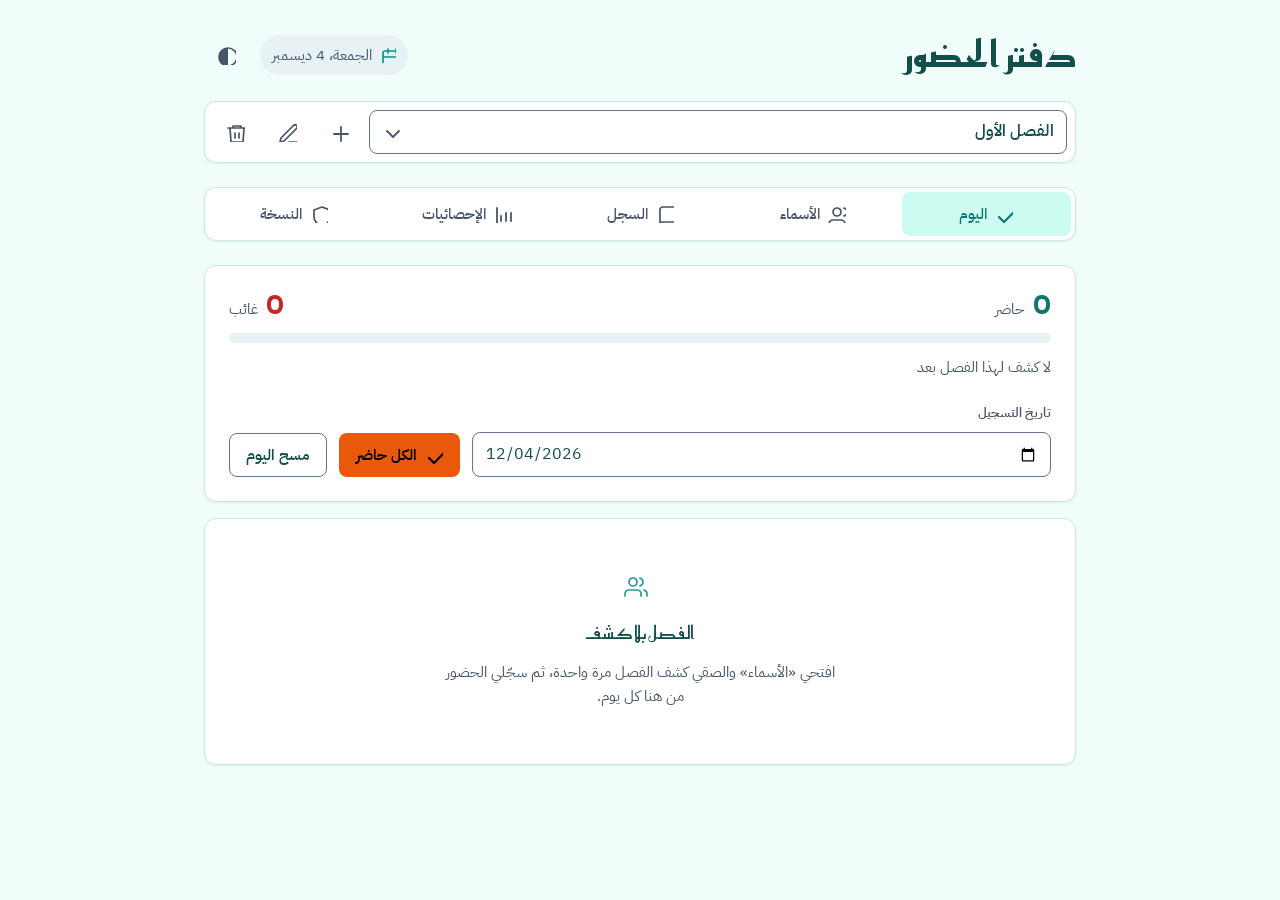
<file: index.html>
<!DOCTYPE html>
<html lang="ar" dir="rtl">
<head>
<meta charset="UTF-8">
<meta name="viewport" content="width=device-width, initial-scale=1, viewport-fit=cover">
<meta name="description" content="دفتر الحضور — تسجيل حضور وغياب الطلاب بفصول متعددة وسجل وإحصائيات.">
<meta name="theme-color" content="#F0FDFA" media="(prefers-color-scheme: light)">
<meta name="theme-color" content="#071312" media="(prefers-color-scheme: dark)">
<meta name="apple-mobile-web-app-capable" content="yes">
<meta name="apple-mobile-web-app-title" content="دفتر الحضور">
<title>دفتر الحضور</title>
<link rel="preconnect" href="https://fonts.googleapis.com">
<link rel="preconnect" href="https://fonts.gstatic.com" crossorigin>
<link rel="stylesheet" href="https://fonts.googleapis.com/css2?family=Reem+Kufi:wght@500;600;700&family=IBM+Plex+Sans+Arabic:wght@400;500;600;700&display=swap">
<style>
/* ==========================================================================
   دفتر الحضور — نظام التصميم
   الأساس: Flat Design (بلا تدرّجات ولا ظلال ثقيلة) · teal أساسي + برتقالي للإجراء
   كل لون/مسافة/خط عبر توكن. لا قيم خام داخل المكوّنات.
   ========================================================================== */

/* ---- 1. التوكنز: الثيم الفاتح (الافتراضي) ---- */
:root{
  --color-background:#F0FDFA;
  --color-foreground:#134E4A;
  --color-card:#FFFFFF;
  --color-card-foreground:#134E4A;
  --color-muted:#E8F1F4;
  --color-muted-foreground:#475569;

  --color-primary:#0D9488;
  /* الأساسي المعتم: نسخة أغمق تُستخدم خلف نص أبيض (5.5:1) لأن الأبيض على
     #0D9488 يعطي 3.7:1 فقط ولا يجتاز 4.5:1 */
  --color-primary-strong:#0F766E;
  --color-on-primary:#FFFFFF;
  --color-primary-soft:#CCFBF1;

  --color-accent:#EA580C;
  --color-on-accent:#000000;
  --color-accent-soft:#FFEDD5;

  --color-destructive:#C62828;
  --color-on-destructive:#FFFFFF;
  --color-destructive-soft:#FEE2E2;

  --color-border:#CBE7E2;
  /* حدود عناصر التحكّم: تحتاج 3:1 على الأقل، وحد الثيم الفاتح الفاتح جداً لا يكفي */
  --color-control-border:#64748B;
  --color-ring:#0D9488;

  --color-present:var(--color-primary-strong);
  --color-present-soft:var(--color-primary-soft);
  --color-absent:var(--color-destructive);
  --color-absent-soft:var(--color-destructive-soft);
  --color-warn:#B45309;

  --shadow-raise:0 1px 2px rgba(19,78,74,.08);
  --shadow-float:0 8px 24px -12px rgba(19,78,74,.28);
  --scrim:rgba(19,78,74,.45);
}

/* ---- الثيم الليلي: تلقائي حسب النظام، ويُلغيه اختيار المستخدم ---- */
@media (prefers-color-scheme: dark){
  :root:not([data-theme="light"]){
    --color-background:#071312;
    --color-foreground:#E4F4F1;
    --color-card:#0F1F1E;
    --color-card-foreground:#E4F4F1;
    --color-muted:#16302E;
    --color-muted-foreground:#9BB5B1;

    --color-primary:#2DD4BF;
    --color-primary-strong:#2DD4BF;
    --color-on-primary:#04211D;
    --color-primary-soft:#123C37;

    --color-accent:#FB923C;
    --color-on-accent:#2A1206;
    --color-accent-soft:#3A2412;

    --color-destructive:#F87171;
    --color-on-destructive:#2A0B0B;
    --color-destructive-soft:#3A1A1A;

    --color-border:rgba(255,255,255,.13);
    --color-control-border:#7E9B97;
    --color-ring:#2DD4BF;

    --color-warn:#FBBF24;

    --shadow-raise:none;
    --shadow-float:0 10px 30px -14px rgba(0,0,0,.8);
    --scrim:rgba(2,10,9,.7);
  }
}
:root[data-theme="dark"]{
  --color-background:#071312;
  --color-foreground:#E4F4F1;
  --color-card:#0F1F1E;
  --color-card-foreground:#E4F4F1;
  --color-muted:#16302E;
  --color-muted-foreground:#9BB5B1;

  --color-primary:#2DD4BF;
  --color-primary-strong:#2DD4BF;
  --color-on-primary:#04211D;
  --color-primary-soft:#123C37;

  --color-accent:#FB923C;
  --color-on-accent:#2A1206;
  --color-accent-soft:#3A2412;

  --color-destructive:#F87171;
  --color-on-destructive:#2A0B0B;
  --color-destructive-soft:#3A1A1A;

  --color-border:rgba(255,255,255,.13);
  --color-control-border:#7E9B97;
  --color-ring:#2DD4BF;

  --color-warn:#FBBF24;

  --shadow-raise:none;
  --shadow-float:0 10px 30px -14px rgba(0,0,0,.8);
  --scrim:rgba(2,10,9,.7);
}

/* ---- 2. المسافات · الحدود · الحركة · الخطوط ---- */
:root{
  --space-1:4px;  --space-2:8px;  --space-3:12px; --space-4:16px;
  --space-5:24px; --space-6:32px; --space-7:48px; --space-8:64px;

  --radius-sm:8px; --radius-md:12px; --radius-lg:16px; --radius-pill:999px;

  --dur-fast:120ms; --dur:170ms; --dur-slow:220ms;
  --ease:cubic-bezier(.2,.8,.3,1);

  --font-display:"Reem Kufi","IBM Plex Sans Arabic",system-ui,sans-serif;
  --font-body:"IBM Plex Sans Arabic",system-ui,-apple-system,sans-serif;

  --fs-xs:.8125rem;  /* 13px — شارات وتسميات فقط */
  --fs-sm:.9375rem;  /* 15px */
  --fs-base:1rem;    /* 16px — أساس النص */
  --fs-lg:1.125rem;
  --fs-xl:1.375rem;
  --fs-2xl:1.75rem;
  --fs-3xl:2.25rem;

  --lh-tight:1.25; --lh:1.6;

  --tap:44px;       /* أصغر هدف لمس */
  --shell:920px;
}

/* ---- 3. الأساسيات ---- */
*,*::before,*::after{box-sizing:border-box}
html{-webkit-text-size-adjust:100%;scroll-behavior:smooth}
body{
  margin:0;
  min-height:100dvh;
  background:var(--color-background);
  color:var(--color-foreground);
  font-family:var(--font-body);
  font-size:var(--fs-base);
  line-height:var(--lh);
  -webkit-font-smoothing:antialiased;
  /* مساحة لشريط التنقّل السفلي على الجوال + منطقة الأمان */
  padding-bottom:calc(var(--tap) + var(--space-6) + env(safe-area-inset-bottom));
}
h1,h2,h3{font-family:var(--font-display);line-height:var(--lh-tight);margin:0;font-weight:600}
p{margin:0}
button,input,select,textarea{font:inherit;color:inherit}
button{cursor:pointer}
[hidden]{display:none !important}

/* حلقة تركيز واحدة ومرئية في كل مكان — لا تُلغى أبداً */
:where(a,button,input,select,textarea,[tabindex]):focus-visible{
  outline:2px solid var(--color-ring);
  outline-offset:2px;
  border-radius:var(--radius-sm);
}

.skip{
  position:fixed;inset-inline-start:var(--space-4);top:calc(-1 * var(--space-8));
  z-index:60;background:var(--color-card);color:var(--color-foreground);
  border:1px solid var(--color-control-border);border-radius:var(--radius-sm);
  padding:var(--space-2) var(--space-4);transition:top var(--dur) var(--ease);
}
.skip:focus{top:var(--space-4)}

.sr{
  position:absolute;width:1px;height:1px;padding:0;margin:-1px;
  overflow:hidden;clip:rect(0 0 0 0);white-space:nowrap;border:0;
}

svg{width:20px;height:20px;flex:0 0 auto}

/* ---- 4. الهيكل ---- */
.shell{
  width:100%;max-width:var(--shell);margin-inline:auto;
  padding:var(--space-4) var(--space-4) 0;
  display:flex;flex-direction:column;gap:var(--space-4);
}
@media (min-width:768px){ .shell{padding:var(--space-6) var(--space-5) 0;gap:var(--space-5)} }

/* ترويسة */
.topbar{
  display:flex;align-items:center;gap:var(--space-3);flex-wrap:wrap;
}
.wordmark{
  font-size:var(--fs-2xl);letter-spacing:.01em;margin-inline-end:auto;
}
@media (min-width:768px){ .wordmark{font-size:var(--fs-3xl)} }
.stamp{
  display:inline-flex;align-items:center;gap:var(--space-2);
  font-size:var(--fs-sm);color:var(--color-muted-foreground);
  background:var(--color-muted);border-radius:var(--radius-pill);
  padding:var(--space-2) var(--space-3);
}
.stamp svg{width:16px;height:16px;color:var(--color-primary)}

/* شريط الفصل */
.classbar{
  display:flex;align-items:center;gap:var(--space-2);flex-wrap:wrap;
  background:var(--color-card);border:1px solid var(--color-border);
  border-radius:var(--radius-md);padding:var(--space-2);
  box-shadow:var(--shadow-raise);
}
.classpick{position:relative;flex:1 1 180px;min-width:0}
.classpick select{
  width:100%;height:var(--tap);appearance:none;
  background:transparent;border:1px solid var(--color-control-border);
  border-radius:var(--radius-sm);
  padding-inline:var(--space-3) var(--space-7);
  font-weight:600;text-overflow:ellipsis;
}
.classpick .chev{
  position:absolute;inset-inline-end:var(--space-3);top:50%;
  transform:translateY(-50%);pointer-events:none;color:var(--color-muted-foreground);
}

.iconbtn{
  width:var(--tap);height:var(--tap);display:grid;place-items:center;
  background:transparent;color:var(--color-muted-foreground);
  border:1px solid transparent;border-radius:var(--radius-sm);
  transition:background var(--dur) var(--ease),color var(--dur) var(--ease);
}
.iconbtn:hover{background:var(--color-muted);color:var(--color-foreground)}
.iconbtn:active{background:var(--color-muted)}
.iconbtn.peril:hover{background:var(--color-destructive-soft);color:var(--color-destructive)}

/* التنقّل: شريط سفلي على الجوال، وشريط علوي من 768px */
.tabs{
  position:fixed;inset-inline:0;bottom:0;z-index:40;
  display:grid;grid-template-columns:repeat(5,1fr);
  background:var(--color-card);
  border-top:1px solid var(--color-border);
  padding-bottom:env(safe-area-inset-bottom);
}
.tabs button{
  min-height:var(--tap);
  display:flex;flex-direction:column;align-items:center;justify-content:center;
  gap:2px;padding:var(--space-2) var(--space-1);
  background:none;border:0;border-top:2px solid transparent;
  color:var(--color-muted-foreground);font-size:var(--fs-xs);font-weight:500;
  transition:color var(--dur) var(--ease),border-color var(--dur) var(--ease);
}
.tabs button svg{width:22px;height:22px}
.tabs button[aria-selected="true"]{color:var(--color-primary);border-top-color:var(--color-primary)}
.tabs button:focus-visible{outline-offset:-3px}

@media (min-width:768px){
  .tabs{
    position:static;grid-template-columns:none;display:flex;gap:var(--space-1);
    border:1px solid var(--color-border);border-radius:var(--radius-md);
    padding:var(--space-1);box-shadow:var(--shadow-raise);
  }
  .tabs button{
    flex:1 1 0;flex-direction:row;gap:var(--space-2);
    border-top:0;border-radius:var(--radius-sm);font-size:var(--fs-sm);
    transition:background var(--dur) var(--ease),color var(--dur) var(--ease);
  }
  .tabs button svg{width:18px;height:18px}
  .tabs button:hover{background:var(--color-muted);color:var(--color-foreground)}
  .tabs button[aria-selected="true"]{
    background:var(--color-primary-soft);color:var(--color-primary-strong);
  }
}

/* ---- 5. البطاقات والنماذج ---- */
main{display:flex;flex-direction:column;gap:var(--space-4)}
.view{display:flex;flex-direction:column;gap:var(--space-4)}

.card{
  background:var(--color-card);color:var(--color-card-foreground);
  border:1px solid var(--color-border);border-radius:var(--radius-md);
  padding:var(--space-4);box-shadow:var(--shadow-raise);
}
@media (min-width:768px){ .card{padding:var(--space-5)} }
.card > h2{font-size:var(--fs-xl);display:flex;align-items:center;gap:var(--space-2);flex-wrap:wrap}
.card > h2 .count{
  font-family:var(--font-body);font-size:var(--fs-xs);font-weight:600;
  color:var(--color-primary-strong);background:var(--color-primary-soft);
  border-radius:var(--radius-pill);padding:2px var(--space-2);
}
.sub{color:var(--color-muted-foreground);font-size:var(--fs-sm);margin-top:var(--space-2)}

.fields{display:flex;flex-wrap:wrap;gap:var(--space-3);align-items:flex-end}
.field{display:flex;flex-direction:column;gap:var(--space-2);flex:1 1 150px;min-width:0}
label{font-size:var(--fs-xs);font-weight:600;color:var(--color-muted-foreground)}

input[type="text"],input[type="date"],select,textarea{
  width:100%;min-height:var(--tap);
  background:var(--color-card);
  border:1px solid var(--color-control-border);border-radius:var(--radius-sm);
  padding:var(--space-2) var(--space-3);
  transition:border-color var(--dur) var(--ease),box-shadow var(--dur) var(--ease);
}
input:hover,select:hover,textarea:hover{border-color:var(--color-primary)}
input::placeholder,textarea::placeholder{color:var(--color-muted-foreground);opacity:.8}
textarea{min-height:130px;resize:vertical;line-height:var(--lh);font-size:var(--fs-sm)}
textarea[readonly]{background:var(--color-muted);color:var(--color-muted-foreground)}
input[type="date"]{font-variant-numeric:tabular-nums}

/* الأزرار: ممتلئ (أساسي) · إجراء (برتقالي) · هادئ · خطر */
.btn{
  min-height:var(--tap);display:inline-flex;align-items:center;justify-content:center;
  gap:var(--space-2);padding:var(--space-2) var(--space-4);
  border:1px solid transparent;border-radius:var(--radius-sm);
  font-weight:600;font-size:var(--fs-sm);white-space:nowrap;
  transition:background var(--dur) var(--ease),color var(--dur) var(--ease),
             border-color var(--dur) var(--ease);
}
.btn-primary{background:var(--color-primary-strong);color:var(--color-on-primary)}
.btn-primary:hover{background:var(--color-primary)}
.btn-accent{background:var(--color-accent);color:var(--color-on-accent)}
.btn-accent:hover{filter:brightness(1.06)}
.btn-quiet{
  background:transparent;color:var(--color-foreground);
  border-color:var(--color-control-border);
}
.btn-quiet:hover{background:var(--color-muted)}
.btn-peril{background:transparent;color:var(--color-destructive);border-color:var(--color-destructive)}
.btn-peril:hover{background:var(--color-destructive-soft)}
.btn svg{width:18px;height:18px}

/* ---- 6. ملخّص اليوم ---- */
.summary{display:flex;flex-direction:column;gap:var(--space-3)}
.summary-nums{display:flex;justify-content:space-between;gap:var(--space-4)}
.stat{display:flex;align-items:baseline;gap:var(--space-2)}
.stat b{font-family:var(--font-display);font-size:var(--fs-2xl);line-height:1}
.stat span{font-size:var(--fs-sm);color:var(--color-muted-foreground)}
.stat.is-present b{color:var(--color-present)}
.stat.is-absent b{color:var(--color-absent)}

.meter{
  display:flex;height:10px;border-radius:var(--radius-pill);overflow:hidden;
  background:var(--color-muted);
}
.meter i{
  display:block;height:100%;width:100%;
  transform:scaleX(0);transform-origin:right center;
  transition:transform var(--dur-slow) var(--ease);
}
.meter .fill-present{background:var(--color-present)}
.meter .fill-absent{background:var(--color-absent)}
.summary-note{font-size:var(--fs-sm);color:var(--color-muted-foreground)}
.summary-note b{color:var(--color-foreground);font-variant-numeric:tabular-nums}

/* ---- 7. كشف الأسماء ---- */
.roster{list-style:none;margin:0;padding:0;display:flex;flex-direction:column}
.roster > li{
  display:flex;align-items:center;gap:var(--space-3);flex-wrap:wrap;
  padding:var(--space-3) 0;border-top:1px solid var(--color-border);
}
.roster > li:first-child{border-top:0;padding-top:0}
.seat{
  flex:0 0 auto;min-width:28px;height:28px;display:grid;place-items:center;
  border-radius:var(--radius-sm);background:var(--color-muted);
  color:var(--color-muted-foreground);
  font-size:var(--fs-xs);font-weight:600;font-variant-numeric:tabular-nums;
}
.who{flex:1 1 130px;min-width:0;font-weight:500;overflow-wrap:anywhere}

/* مفتاح حاضر/غائب — نص + لون، لا لون وحده */
.toggle{display:flex;gap:var(--space-2);flex:0 0 auto;margin-inline-start:auto}
.toggle button{
  min-height:var(--tap);min-width:68px;padding:0 var(--space-3);
  border:1px solid var(--color-control-border);border-radius:var(--radius-sm);
  background:transparent;color:var(--color-muted-foreground);
  font-size:var(--fs-sm);font-weight:600;
  transition:background var(--dur) var(--ease),color var(--dur) var(--ease),
             border-color var(--dur) var(--ease);
}
.toggle button:hover{background:var(--color-muted);color:var(--color-foreground)}
.toggle button.is-present[aria-pressed="true"]{
  background:var(--color-present);color:var(--color-on-primary);border-color:var(--color-present);
}
.toggle button.is-absent[aria-pressed="true"]{
  background:var(--color-absent);color:var(--color-on-destructive);border-color:var(--color-absent);
}
.rowacts{display:flex;gap:var(--space-1);margin-inline-start:auto}
.rowacts button{
  width:var(--tap);height:var(--tap);display:grid;place-items:center;
  background:transparent;border:0;border-radius:var(--radius-sm);
  color:var(--color-muted-foreground);
  transition:background var(--dur) var(--ease),color var(--dur) var(--ease);
}
.rowacts button:hover{background:var(--color-muted);color:var(--color-foreground)}
.rowacts button.peril:hover{background:var(--color-destructive-soft);color:var(--color-destructive)}

/* الحالة الفارغة */
.blank{
  display:flex !important;flex-direction:column;align-items:center;text-align:center;
  gap:var(--space-2);padding:var(--space-6) var(--space-4) !important;
  border-top:0 !important;
}
.blank svg{width:32px;height:32px;color:var(--color-primary);opacity:.9}
.blank p{font-family:var(--font-display);font-size:var(--fs-lg)}
.blank small{color:var(--color-muted-foreground);font-size:var(--fs-sm);max-width:44ch;line-height:var(--lh)}

/* ---- 8. السجل ---- */
.log{display:flex;flex-direction:column;gap:var(--space-4)}
.dayhead{
  display:flex;align-items:center;justify-content:space-between;gap:var(--space-3);
  flex-wrap:wrap;margin-bottom:var(--space-3);
}
.dayhead h3{font-size:var(--fs-lg)}
.tally{
  font-size:var(--fs-xs);font-weight:600;color:var(--color-muted-foreground);
  background:var(--color-muted);border-radius:var(--radius-pill);
  padding:var(--space-1) var(--space-3);
}
.mark{
  display:inline-flex;align-items:center;gap:var(--space-2);
  margin-inline-start:auto;flex:0 0 auto;
  font-size:var(--fs-sm);font-weight:600;
  border-radius:var(--radius-pill);padding:var(--space-1) var(--space-3);
}
.mark svg{width:16px;height:16px}
.mark.present{background:var(--color-present-soft);color:var(--color-present)}
.mark.absent{background:var(--color-absent-soft);color:var(--color-absent)}
:root[data-theme="dark"] .mark.present,
:root[data-theme="dark"] .mark.absent{color:var(--color-foreground)}

/* ---- 9. الإحصائيات ---- */
table{width:100%;border-collapse:collapse;font-size:var(--fs-sm)}
thead th{
  text-align:start;font-size:var(--fs-xs);font-weight:600;
  color:var(--color-muted-foreground);
  padding:0 var(--space-2) var(--space-2);
  border-bottom:1px solid var(--color-border);
}
tbody td{padding:var(--space-3) var(--space-2);border-bottom:1px solid var(--color-border)}
tbody tr:last-child td{border-bottom:0}
td.num{font-variant-numeric:tabular-nums;font-weight:600;width:1%;white-space:nowrap}
td.who{font-weight:500}
.gauge{display:flex;align-items:center;gap:var(--space-2);min-width:120px}
.gauge .track{
  flex:1 1 auto;height:8px;border-radius:var(--radius-pill);
  background:var(--color-muted);overflow:hidden;
}
.gauge .track span{
  display:block;height:100%;width:100%;transform-origin:right center;
  transition:transform var(--dur-slow) var(--ease);
}
.gauge .val{
  font-variant-numeric:tabular-nums;font-weight:700;font-size:var(--fs-sm);
  min-width:4ch;text-align:end;
}
.is-good{background:var(--color-present)}
.is-mid{background:var(--color-warn)}
.is-low{background:var(--color-absent)}
.txt-good{color:var(--color-present)}
.txt-mid{color:var(--color-warn)}
.txt-low{color:var(--color-absent)}
.txt-none{color:var(--color-muted-foreground)}

/* الجدول يتحوّل بطاقات تحت 560px — بلا تمرير أفقي */
@media (max-width:559px){
  table thead{position:absolute;width:1px;height:1px;overflow:hidden;clip:rect(0 0 0 0)}
  table,tbody,tr,td{display:block;width:100%}
  tbody tr{
    border:1px solid var(--color-border);border-radius:var(--radius-sm);
    padding:var(--space-3);margin-bottom:var(--space-3);
  }
  tbody tr:last-child{margin-bottom:0}
  tbody td{
    display:flex;align-items:center;justify-content:space-between;gap:var(--space-3);
    padding:var(--space-1) 0;border:0;width:auto;
  }
  tbody td::before{
    content:attr(data-label);font-size:var(--fs-xs);font-weight:600;
    color:var(--color-muted-foreground);
  }
  tbody td.who{font-size:var(--fs-base);font-weight:600;margin-bottom:var(--space-2)}
  tbody td.who::before{content:none}
  tbody td.cell-empty{display:block}
  tbody td.cell-empty::before{content:none}
}

/* ---- 10. النافذة والتنبيه ---- */
.scrim{
  position:fixed;inset:0;z-index:70;display:none;
  background:var(--scrim);
  align-items:flex-end;justify-content:center;
  padding:var(--space-4);
}
@media (min-width:640px){ .scrim{align-items:center} }
.scrim.open{display:flex}
.dialog{
  width:100%;max-width:420px;
  background:var(--color-card);color:var(--color-card-foreground);
  border:1px solid var(--color-border);border-radius:var(--radius-lg);
  padding:var(--space-5);box-shadow:var(--shadow-float);
  display:flex;flex-direction:column;gap:var(--space-3);
  margin-bottom:env(safe-area-inset-bottom);
}
.dialog h3{font-size:var(--fs-xl)}
.dialog p{color:var(--color-muted-foreground);font-size:var(--fs-sm)}
.dialog .acts{display:flex;gap:var(--space-2);justify-content:flex-end;margin-top:var(--space-2)}
.dialog .acts .btn{flex:1 1 auto}
@media (min-width:640px){ .dialog .acts .btn{flex:0 0 auto} }

.toast{
  position:fixed;z-index:80;
  inset-inline:var(--space-4);
  bottom:calc(var(--tap) + var(--space-4) + env(safe-area-inset-bottom));
  margin-inline:auto;max-width:360px;
  background:var(--color-foreground);color:var(--color-background);
  border-radius:var(--radius-sm);padding:var(--space-3) var(--space-4);
  font-size:var(--fs-sm);font-weight:500;text-align:center;
  box-shadow:var(--shadow-float);
  opacity:0;transform:translateY(8px);pointer-events:none;
  transition:opacity var(--dur) var(--ease),transform var(--dur) var(--ease);
}
.toast.show{opacity:1;transform:none}
@media (min-width:768px){
  .toast{bottom:var(--space-5)}
}

/* ---- 11. تقليل الحركة: نُلغي الحركة ونُبقي الحالة النهائية ---- */
@media (prefers-reduced-motion: reduce){
  html{scroll-behavior:auto}
  *,*::before,*::after{
    animation-duration:.001ms !important;animation-iteration-count:1 !important;
    transition-duration:.001ms !important;
  }
}
</style>
</head>
<body>

<a class="skip" href="#main">تخطّي إلى المحتوى</a>

<!-- مكتبة الأيقونات: SVG خطّي، لا إيموجي -->
<svg width="0" height="0" style="position:absolute" aria-hidden="true"><defs>
  <g id="i-plus"><path d="M12 5v14M5 12h14" fill="none" stroke="currentColor" stroke-width="1.8" stroke-linecap="round"/></g>
  <g id="i-pen"><path d="M12 20h9M16.5 3.5a2.12 2.12 0 0 1 3 3L7 19l-4 1 1-4Z" fill="none" stroke="currentColor" stroke-width="1.7" stroke-linecap="round" stroke-linejoin="round"/></g>
  <g id="i-trash"><path d="M3 6h18M8 6V4h8v2M19 6l-1 14H6L5 6M10 11v5M14 11v5" fill="none" stroke="currentColor" stroke-width="1.7" stroke-linecap="round" stroke-linejoin="round"/></g>
  <g id="i-chev"><path d="m6 9 6 6 6-6" fill="none" stroke="currentColor" stroke-width="1.8" stroke-linecap="round" stroke-linejoin="round"/></g>
  <g id="i-cal"><path d="M8 2v4M16 2v4M3 10h18M5 4h14a2 2 0 0 1 2 2v14a2 2 0 0 1-2 2H5a2 2 0 0 1-2-2V6a2 2 0 0 1 2-2Z" fill="none" stroke="currentColor" stroke-width="1.7" stroke-linecap="round" stroke-linejoin="round"/></g>
  <g id="i-check"><path d="m20 6-11 11-5-5" fill="none" stroke="currentColor" stroke-width="2.2" stroke-linecap="round" stroke-linejoin="round"/></g>
  <g id="i-x"><path d="M18 6 6 18M6 6l12 12" fill="none" stroke="currentColor" stroke-width="2.2" stroke-linecap="round" stroke-linejoin="round"/></g>
  <g id="i-users"><path d="M17 21v-2a4 4 0 0 0-4-4H5a4 4 0 0 0-4 4v2M9 11a4 4 0 1 0 0-8 4 4 0 0 0 0 8M23 21v-2a4 4 0 0 0-3-3.87M16 3.13a4 4 0 0 1 0 7.75" fill="none" stroke="currentColor" stroke-width="1.7" stroke-linecap="round" stroke-linejoin="round"/></g>
  <g id="i-book"><path d="M4 19.5A2.5 2.5 0 0 1 6.5 17H20M6.5 2H20v20H6.5A2.5 2.5 0 0 1 4 19.5v-15A2.5 2.5 0 0 1 6.5 2Z" fill="none" stroke="currentColor" stroke-width="1.7" stroke-linecap="round" stroke-linejoin="round"/></g>
  <g id="i-chart"><path d="M3 3v18h18M7 16v-5M12 16V8M17 16v-8" fill="none" stroke="currentColor" stroke-width="1.8" stroke-linecap="round" stroke-linejoin="round"/></g>
  <g id="i-shield"><path d="M12 22s8-4 8-10V5l-8-3-8 3v7c0 6 8 10 8 10Z" fill="none" stroke="currentColor" stroke-width="1.7" stroke-linecap="round" stroke-linejoin="round"/></g>
  <g id="i-sun"><path d="M12 4V2M12 22v-2M4 12H2M22 12h-2M6.3 6.3 4.9 4.9M19.1 19.1l-1.4-1.4M17.7 6.3l1.4-1.4M4.9 19.1l1.4-1.4" fill="none" stroke="currentColor" stroke-width="1.7" stroke-linecap="round"/><circle cx="12" cy="12" r="4.2" fill="none" stroke="currentColor" stroke-width="1.7"/></g>
  <g id="i-moon"><path d="M20 14.5A8.5 8.5 0 0 1 9.5 4a8.5 8.5 0 1 0 10.5 10.5Z" fill="none" stroke="currentColor" stroke-width="1.7" stroke-linecap="round" stroke-linejoin="round"/></g>
  <g id="i-auto"><circle cx="12" cy="12" r="9" fill="none" stroke="currentColor" stroke-width="1.7"/><path d="M12 3a9 9 0 0 0 0 18Z" fill="currentColor"/></g>
  <g id="i-copy"><path d="M9 9h10v10a2 2 0 0 1-2 2H9a2 2 0 0 1-2-2V9Z" fill="none" stroke="currentColor" stroke-width="1.7" stroke-linejoin="round"/><path d="M15 6V5a2 2 0 0 0-2-2H5a2 2 0 0 0-2 2v8a2 2 0 0 0 2 2h1" fill="none" stroke="currentColor" stroke-width="1.7" stroke-linecap="round"/></g>
</defs></svg>

<div class="shell">

  <header class="topbar">
    <h1 class="wordmark">دفتر الحضور</h1>
    <p class="stamp"><svg aria-hidden="true"><use href="#i-cal"/></svg><span id="stamp"></span></p>
    <button class="iconbtn" id="theme-btn" type="button" aria-label="مظهر الصفحة">
      <svg aria-hidden="true"><use href="#i-auto" id="theme-icon"/></svg>
    </button>
  </header>

  <div class="classbar">
    <div class="classpick">
      <select id="klass" aria-label="الفصل الحالي"></select>
      <svg class="chev" aria-hidden="true"><use href="#i-chev"/></svg>
    </div>
    <button class="iconbtn" id="k-add" type="button" aria-label="فصل جديد" title="فصل جديد"><svg aria-hidden="true"><use href="#i-plus"/></svg></button>
    <button class="iconbtn" id="k-edit" type="button" aria-label="تسمية الفصل" title="تسمية الفصل"><svg aria-hidden="true"><use href="#i-pen"/></svg></button>
    <button class="iconbtn peril" id="k-del" type="button" aria-label="حذف الفصل" title="حذف الفصل"><svg aria-hidden="true"><use href="#i-trash"/></svg></button>
  </div>

  <nav class="tabs" id="tabs" role="tablist" aria-label="أقسام الدفتر">
    <button role="tab" id="t-today" data-view="today" aria-controls="v-today" aria-selected="true" tabindex="0">
      <svg aria-hidden="true"><use href="#i-check"/></svg><span>اليوم</span>
    </button>
    <button role="tab" id="t-names" data-view="names" aria-controls="v-names" aria-selected="false" tabindex="-1">
      <svg aria-hidden="true"><use href="#i-users"/></svg><span>الأسماء</span>
    </button>
    <button role="tab" id="t-log" data-view="log" aria-controls="v-log" aria-selected="false" tabindex="-1">
      <svg aria-hidden="true"><use href="#i-book"/></svg><span>السجل</span>
    </button>
    <button role="tab" id="t-stats" data-view="stats" aria-controls="v-stats" aria-selected="false" tabindex="-1">
      <svg aria-hidden="true"><use href="#i-chart"/></svg><span>الإحصائيات</span>
    </button>
    <button role="tab" id="t-keep" data-view="keep" aria-controls="v-keep" aria-selected="false" tabindex="-1">
      <svg aria-hidden="true"><use href="#i-shield"/></svg><span>النسخة</span>
    </button>
  </nav>

  <main id="main">

    <!-- اليوم -->
    <section class="view" id="v-today" role="tabpanel" aria-labelledby="t-today" tabindex="0">
      <div class="card">
        <div class="summary">
          <div class="summary-nums">
            <span class="stat is-present"><b id="n-present">0</b><span>حاضر</span></span>
            <span class="stat is-absent"><b id="n-absent">0</b><span>غائب</span></span>
          </div>
          <div class="meter" role="img" id="meter" aria-label="نسبة التسجيل">
            <i class="fill-present" id="bar-p"></i><i class="fill-absent" id="bar-a"></i>
          </div>
          <p class="summary-note" id="summary-note"></p>
        </div>
        <div class="fields" style="margin-top:var(--space-5)">
          <div class="field" style="flex:1 1 160px">
            <label for="day">تاريخ التسجيل</label>
            <input id="day" type="date">
          </div>
          <button class="btn btn-accent" type="button" id="all-in">
            <svg aria-hidden="true"><use href="#i-check"/></svg>الكل حاضر
          </button>
          <button class="btn btn-quiet" type="button" id="day-clear">مسح اليوم</button>
        </div>
      </div>
      <div class="card"><ul class="roster" id="today-roster"></ul></div>
    </section>

    <!-- الأسماء -->
    <section class="view" id="v-names" role="tabpanel" aria-labelledby="t-names" tabindex="0" hidden>
      <div class="card">
        <h2>الصق كشف الفصل</h2>
        <p class="sub">كل اسم في سطر مستقل. الأسماء المكرّرة تُتجاهل تلقائياً، فتكتبين الكشف مرة واحدة ويبقى محفوظاً.</p>
        <div class="field" style="margin-top:var(--space-4)">
          <label for="bulk">الأسماء</label>
          <textarea id="bulk" placeholder="نورة سعد&#10;هدى راشد&#10;لطيفة جاسم"></textarea>
        </div>
        <div class="fields" style="margin-top:var(--space-4)">
          <button class="btn btn-primary" type="button" id="bulk-go">
            <svg aria-hidden="true"><use href="#i-plus"/></svg>أضيفي الكشف
          </button>
        </div>
      </div>
      <div class="card">
        <h2>اسم واحد</h2>
        <form class="fields" id="one-form" style="margin-top:var(--space-4)">
          <div class="field" style="flex:2 1 210px">
            <label for="one">اسم الطالبة</label>
            <input id="one" type="text" placeholder="نورة سعد" autocomplete="off">
          </div>
          <button class="btn btn-primary" type="submit">إضافة</button>
        </form>
      </div>
      <div class="card">
        <h2>كشف الفصل <span class="count" id="roster-count" hidden></span></h2>
        <ul class="roster" id="names-roster" style="margin-top:var(--space-3)"></ul>
      </div>
    </section>

    <!-- السجل -->
    <section class="view" id="v-log" role="tabpanel" aria-labelledby="t-log" tabindex="0" hidden>
      <div class="card">
        <h2>تصفية السجل</h2>
        <p class="sub">اعرضي يوماً بعينه، أو تابعي طالبة واحدة عبر كل الأيام.</p>
        <div class="fields" style="margin-top:var(--space-4)">
          <div class="field"><label for="f-date">التاريخ</label><input id="f-date" type="date"></div>
          <div class="field"><label for="f-name">الاسم</label><input id="f-name" type="text" placeholder="جزء من الاسم" autocomplete="off"></div>
          <div class="field"><label for="f-state">الحالة</label>
            <select id="f-state"><option value="">الكل</option><option value="present">حاضر</option><option value="absent">غائب</option></select>
          </div>
          <button class="btn btn-quiet" type="button" id="f-clear">إعادة تعيين</button>
        </div>
      </div>
      <div class="log" id="log-out"></div>
    </section>

    <!-- الإحصائيات -->
    <section class="view" id="v-stats" role="tabpanel" aria-labelledby="t-stats" tabindex="0" hidden>
      <div class="card">
        <h2>حصيلة الفصل</h2>
        <p class="sub" id="stats-sub"></p>
        <div class="fields" style="margin-top:var(--space-4)">
          <div class="field"><label for="s-find">بحث بالاسم</label><input id="s-find" type="text" placeholder="جزء من الاسم" autocomplete="off"></div>
        </div>
        <div style="margin-top:var(--space-5)">
          <table>
            <caption class="sr">نسبة حضور كل طالبة في الفصل الحالي</caption>
            <thead><tr><th scope="col">الطالبة</th><th scope="col">حضور</th><th scope="col">غياب</th><th scope="col">النسبة</th></tr></thead>
            <tbody id="stats-body"></tbody>
          </table>
        </div>
      </div>
    </section>

    <!-- النسخة الاحتياطية -->
    <section class="view" id="v-keep" role="tabpanel" aria-labelledby="t-keep" tabindex="0" hidden>
      <div class="card">
        <h2>انقلي بياناتك</h2>
        <p class="sub">بياناتك محفوظة في هذا المتصفح وحده ولا تغادره. انسخي النص التالي واحفظيه في ملاحظاتك لتستعيديه على جهاز آخر.</p>
        <div class="field" style="margin-top:var(--space-4)">
          <label for="keep-out">بياناتك</label>
          <textarea id="keep-out" readonly></textarea>
        </div>
        <div class="fields" style="margin-top:var(--space-4)">
          <button class="btn btn-quiet" type="button" id="keep-copy">
            <svg aria-hidden="true"><use href="#i-copy"/></svg>نسخ
          </button>
        </div>
      </div>
      <div class="card">
        <h2>استعادة</h2>
        <p class="sub">الصقي النص المحفوظ هنا. سيحل محل كل ما هو موجود الآن.</p>
        <div class="field" style="margin-top:var(--space-4)">
          <label for="keep-in">النص المحفوظ</label>
          <textarea id="keep-in" placeholder="الصقي هنا…"></textarea>
        </div>
        <div class="fields" style="margin-top:var(--space-4)">
          <button class="btn btn-primary" type="button" id="keep-restore">استعادة</button>
        </div>
      </div>
      <div class="card">
        <h2>حذف كل شيء</h2>
        <p class="sub">يمسح الفصول والأسماء والسجلات نهائياً بلا رجعة. خذي نسخة احتياطية أولاً.</p>
        <div class="fields" style="margin-top:var(--space-4)">
          <button class="btn btn-peril" type="button" id="wipe">
            <svg aria-hidden="true"><use href="#i-trash"/></svg>حذف كل البيانات
          </button>
        </div>
      </div>
    </section>

  </main>
</div>

<div class="scrim" id="scrim">
  <div class="dialog" role="dialog" aria-modal="true" aria-labelledby="d-title" id="dialog">
    <h3 id="d-title"></h3>
    <p id="d-msg"></p>
    <div class="field" id="d-field" hidden>
      <label for="d-input" id="d-label">الاسم</label>
      <input id="d-input" type="text" autocomplete="off">
    </div>
    <div class="acts">
      <button class="btn btn-quiet" type="button" id="d-no">إلغاء</button>
      <button class="btn btn-primary" type="button" id="d-yes">حفظ</button>
    </div>
  </div>
</div>

<div class="toast" id="toast" role="status" aria-live="polite"></div>

<script>
/* ============ المظهر: تلقائي · فاتح · ليلي (محفوظ) ============ */
(function theme(){
  var TKEY='attendance_theme', order=['auto','light','dark'];
  var names={auto:'تلقائي',light:'فاتح',dark:'ليلي'};
  var icons={auto:'#i-auto',light:'#i-sun',dark:'#i-moon'};
  var cur='auto';
  try{ cur=localStorage.getItem(TKEY)||'auto' }catch(e){}
  if(order.indexOf(cur)<0)cur='auto';

  var btn=document.getElementById('theme-btn'),ic=document.getElementById('theme-icon');
  function paint(){
    if(cur==='auto')document.documentElement.removeAttribute('data-theme');
    else document.documentElement.setAttribute('data-theme',cur);
    ic.setAttribute('href',icons[cur]);
    btn.setAttribute('aria-label','المظهر: '+names[cur]+' — للتبديل');
    btn.title='المظهر: '+names[cur];
  }
  btn.onclick=function(){
    cur=order[(order.indexOf(cur)+1)%order.length];
    try{ localStorage.setItem(TKEY,cur) }catch(e){}
    paint();toast('المظهر: '+names[cur]);
  };
  paint();
})();

/* ============ البيانات ============ */
var KEY='attendance_v2', OLD_S='att_students', OLD_R='att_records';

function blank(){return {classes:[{id:'c1',name:'الفصل الأول',students:[]}],records:{c1:{}},current:'c1'}}
function load(){
  var d=null;
  try{ d=JSON.parse(localStorage.getItem(KEY)||'null') }catch(e){}
  if(!d||!d.classes||!d.classes.length){
    d=blank();
    try{                                              /* ترحيل بيانات النسخة الأولى */
      var os=JSON.parse(localStorage.getItem(OLD_S)||'[]');
      var or=JSON.parse(localStorage.getItem(OLD_R)||'{}');
      if(os.length){d.classes[0].students=os;d.records.c1=or||{}}
    }catch(e){}
  }
  if(!d.records)d.records={};
  d.classes.forEach(function(c){if(!d.records[c.id])d.records[c.id]={}});
  if(!d.classes.some(function(c){return c.id===d.current}))d.current=d.classes[0].id;
  return d;
}
var DATA=load();
function save(){try{localStorage.setItem(KEY,JSON.stringify(DATA))}catch(e){toast('تعذّر الحفظ في هذا المتصفح')}}
function cls(){return DATA.classes.filter(function(c){return c.id===DATA.current})[0]}
function rec(){return DATA.records[DATA.current]}
function uid(p){return p+Date.now().toString(36)+Math.floor(Math.random()*1e4).toString(36)}

function iso(d){var p=function(n){return String(n).padStart(2,'0')};
  return d.getFullYear()+'-'+p(d.getMonth()+1)+'-'+p(d.getDate())}
function today(){return iso(new Date())}
function pretty(s){var a=s.split('-');return a[2]+'/'+a[1]+'/'+a[0]}
function longDate(s){
  var a=s.split('-'),d=new Date(+a[0],+a[1]-1,+a[2]);
  try{return d.toLocaleDateString('ar',{weekday:'long',day:'numeric',month:'long'})}
  catch(e){return pretty(s)}
}
function nameOf(id){var s=cls().students.filter(function(x){return x.id===id})[0];return s?s.name:'اسم محذوف'}
function setMark(date,id,st){var r=rec();if(!r[date])r[date]={};r[date][id]=st;save()}
function tally(id){
  var r=rec(),p=0,a=0;
  Object.keys(r).forEach(function(d){var s=r[d][id];if(s==='present')p++;else if(s==='absent')a++});
  var t=p+a;return{present:p,absent:a,total:t,pct:t?Math.round(p/t*100):0};
}
function icon(id,cn){
  return '<svg'+(cn?' class="'+cn+'"':'')+' aria-hidden="true"><use href="#'+id+'"/></svg>';
}

/* ============ التنبيه والنافذة ============ */
var toastT;
function toast(m){
  var e=document.getElementById('toast');e.textContent=m;e.classList.add('show');
  clearTimeout(toastT);toastT=setTimeout(function(){e.classList.remove('show')},2500);
}
var scrim=document.getElementById('scrim'),dlg=document.getElementById('dialog'),
    dT=document.getElementById('d-title'),dM=document.getElementById('d-msg'),
    dF=document.getElementById('d-field'),dI=document.getElementById('d-input'),
    dL=document.getElementById('d-label'),dY=document.getElementById('d-yes'),
    dN=document.getElementById('d-no'),done=null,lastFocus=null;

function shut(v){
  if(!done)return;
  var r=done;done=null;
  scrim.classList.remove('open');
  if(lastFocus&&lastFocus.focus)lastFocus.focus();   /* إرجاع التركيز لمصدره */
  lastFocus=null;
  r(v);
}
function ask(o){
  return new Promise(function(res){
    done=res;lastFocus=document.activeElement;
    dT.textContent=o.title||'';
    dM.textContent=o.msg||'';dM.hidden=!o.msg;
    dF.hidden=!o.input;
    dY.textContent=o.yes||'حفظ';
    dY.className=o.peril?'btn btn-peril':'btn btn-primary';
    dN.textContent=o.no||'إلغاء';
    if(o.input){dL.textContent=o.label||'الاسم';dI.value=o.value||''}
    scrim.classList.add('open');
    setTimeout(function(){(o.input?dI:dY).focus();if(o.input)dI.select()},60);
  });
}
function askText(o){o.input=true;return ask(o)}
function askYes(o){return ask(o).then(function(v){return v===true})}
dY.onclick=function(){shut(dF.hidden?true:dI.value)};
dN.onclick=function(){shut(null)};
scrim.onclick=function(e){if(e.target===scrim)shut(null)};
dI.onkeydown=function(e){if(e.key==='Enter'){e.preventDefault();dY.click()}};
/* حصر التركيز داخل النافذة ما دامت مفتوحة */
dlg.addEventListener('keydown',function(e){
  if(e.key!=='Tab')return;
  var f=[].slice.call(dlg.querySelectorAll('button,input')).filter(function(x){
    return !x.disabled && x.offsetParent!==null;
  });
  if(!f.length)return;
  var first=f[0],last=f[f.length-1];
  if(e.shiftKey && document.activeElement===first){e.preventDefault();last.focus()}
  else if(!e.shiftKey && document.activeElement===last){e.preventDefault();first.focus()}
});
addEventListener('keydown',function(e){if(e.key==='Escape'&&done)shut(null)});

/* ============ الفصول ============ */
var kSel=document.getElementById('klass');
function drawClasses(){
  kSel.textContent='';
  DATA.classes.forEach(function(c){
    var o=document.createElement('option');o.value=c.id;
    o.textContent=c.students.length ? c.name+' — '+c.students.length+' طالبة' : c.name;
    if(c.id===DATA.current)o.selected=true;
    kSel.appendChild(o);
  });
}
kSel.onchange=function(){DATA.current=kSel.value;save();drawAll()};
document.getElementById('k-add').onclick=function(){
  askText({title:'فصل جديد',label:'اسم الفصل',value:'الفصل '+(DATA.classes.length+1),yes:'إنشاء'})
  .then(function(n){
    if(n===null)return;
    n=n.trim();if(!n){toast('اكتبي اسم الفصل');return}
    var id=uid('c');
    DATA.classes.push({id:id,name:n,students:[]});
    DATA.records[id]={};DATA.current=id;save();drawAll();toast('أُنشئ فصل «'+n+'»');
  });
};
document.getElementById('k-edit').onclick=function(){
  var c=cls();
  askText({title:'تسمية الفصل',label:'الاسم',value:c.name,yes:'حفظ'}).then(function(n){
    if(n===null)return;
    n=n.trim();if(!n){toast('الاسم لا يصح فارغاً');return}
    c.name=n;save();drawAll();toast('تغيّر الاسم');
  });
};
document.getElementById('k-del').onclick=function(){
  var c=cls();
  if(DATA.classes.length===1){toast('هذا فصلك الوحيد — لا يمكن حذفه');return}
  askYes({title:'حذف «'+c.name+'»؟',msg:'يمضي معه كشف الأسماء وكل سجلات حضوره. لا رجعة.',
          yes:'حذف الفصل',peril:true}).then(function(y){
    if(!y)return;
    DATA.classes=DATA.classes.filter(function(x){return x.id!==c.id});
    delete DATA.records[c.id];DATA.current=DATA.classes[0].id;
    save();drawAll();toast('حُذف الفصل');
  });
};

/* ============ التنقّل: تبويبات بمفاتيح الأسهم ============ */
var tabs=[].slice.call(document.querySelectorAll('#tabs button'));
function selectTab(t,focus){
  tabs.forEach(function(o){
    var on=o===t;
    o.setAttribute('aria-selected',on?'true':'false');
    o.tabIndex=on?0:-1;
    document.getElementById('v-'+o.dataset.view).hidden=!on;
  });
  if(focus)t.focus();
  drawAll();
  scrollTo({top:0,behavior:'smooth'});
}
tabs.forEach(function(t,i){
  t.onclick=function(){selectTab(t)};
  t.onkeydown=function(e){
    var k=e.key,j=-1;
    /* RTL: السهم الأيسر يتقدّم، والأيمن يتراجع */
    if(k==='ArrowLeft')j=i+1;
    else if(k==='ArrowRight')j=i-1;
    else if(k==='Home')j=0;
    else if(k==='End')j=tabs.length-1;
    else return;
    e.preventDefault();
    selectTab(tabs[(j+tabs.length)%tabs.length],true);
  };
});

/* ============ صف الطالبة ============ */
function seatRow(s,i,opts){
  var li=document.createElement('li');
  var seat=document.createElement('span');seat.className='seat';seat.textContent=i+1;
  var who=document.createElement('span');who.className='who';who.textContent=s.name;
  li.appendChild(seat);li.appendChild(who);
  if(opts.toggle){
    var date=opts.date,st=opts.day[s.id]||'';
    var tg=document.createElement('div');tg.className='toggle';
    tg.setAttribute('role','group');
    tg.setAttribute('aria-label','حالة '+s.name);
    [['present','حاضر','is-present'],['absent','غائب','is-absent']].forEach(function(o){
      var b=document.createElement('button');b.type='button';b.className=o[2];b.textContent=o[1];
      b.setAttribute('aria-pressed',st===o[0]?'true':'false');
      b.onclick=function(){setMark(date,s.id,o[0]);drawAll()};
      tg.appendChild(b);
    });
    li.appendChild(tg);
  }
  if(opts.acts){
    var acts=document.createElement('div');acts.className='rowacts';
    var ed=document.createElement('button');ed.type='button';ed.title='تعديل الاسم';
    ed.setAttribute('aria-label','تعديل اسم '+s.name);ed.innerHTML=icon('i-pen');
    ed.onclick=function(){
      askText({title:'تعديل الاسم',label:'اسم الطالبة',value:s.name,yes:'حفظ'}).then(function(n){
        if(n===null)return;
        n=n.trim().replace(/\s+/g,' ');
        if(!n){toast('الاسم لا يصح فارغاً');return}
        if(cls().students.some(function(x){return x.id!==s.id&&x.name===n})){toast('الاسم موجود في الكشف');return}
        s.name=n;save();drawAll();toast('تغيّر الاسم');
      });
    };
    var dl=document.createElement('button');dl.type='button';dl.className='peril';dl.title='حذف';
    dl.setAttribute('aria-label','حذف '+s.name);dl.innerHTML=icon('i-trash');
    dl.onclick=function(){
      askYes({title:'حذف «'+s.name+'»؟',msg:'يمضي معها كل سجل حضورها في هذا الفصل.',yes:'حذف',peril:true})
      .then(function(y){
        if(!y)return;
        cls().students=cls().students.filter(function(x){return x.id!==s.id});
        var r=rec();Object.keys(r).forEach(function(d){
          delete r[d][s.id];if(!Object.keys(r[d]).length)delete r[d];
        });
        save();drawAll();toast('حُذفت من الكشف');
      });
    };
    acts.appendChild(ed);acts.appendChild(dl);li.appendChild(acts);
  }
  return li;
}
function blankState(host,title,line,ic){
  var d=document.createElement('li');d.className='blank';
  d.innerHTML=icon(ic||'i-users')+'<p>'+title+'</p><small>'+line+'</small>';
  host.appendChild(d);
}

/* ============ اليوم ============ */
var dayEl=document.getElementById('day'),todayList=document.getElementById('today-roster');
dayEl.value=today();
document.getElementById('stamp').textContent=longDate(today());
function drawToday(){
  var date=dayEl.value||today(),list=cls().students,day=rec()[date]||{};
  var marked=list.filter(function(s){return day[s.id]}).length;
  var present=list.filter(function(s){return day[s.id]==='present'}).length;
  var absent=marked-present;

  document.getElementById('n-present').textContent=present;
  document.getElementById('n-absent').textContent=absent;
  var total=list.length||1;
  document.getElementById('bar-p').style.transform='scaleX('+(present/total)+')';
  document.getElementById('bar-a').style.transform='scaleX('+(absent/total)+')';
  document.getElementById('meter').setAttribute('aria-label',
    'حاضر '+present+' · غائب '+absent+' من '+list.length);
  document.getElementById('summary-note').innerHTML= list.length
    ? (marked===list.length
        ? 'اكتمل التسجيل — <b>'+list.length+'</b> طالبة'
        : 'بقيت <b>'+(list.length-marked)+'</b> من <b>'+list.length+'</b> بلا تسجيل')
    : 'لا كشف لهذا الفصل بعد';

  todayList.textContent='';
  if(!list.length){
    blankState(todayList,'الفصل بلا كشف','افتحي «الأسماء» والصقي كشف الفصل مرة واحدة، ثم سجّلي الحضور من هنا كل يوم.');
    return;
  }
  list.forEach(function(s,i){todayList.appendChild(seatRow(s,i,{toggle:true,date:date,day:day}))});
}
dayEl.onchange=function(){document.getElementById('stamp').textContent=longDate(dayEl.value||today());drawAll()};
document.getElementById('all-in').onclick=function(){
  var date=dayEl.value||today(),list=cls().students;
  if(!list.length){toast('لا كشف لهذا الفصل');return}
  list.forEach(function(s){setMark(date,s.id,'present')});
  drawAll();toast('الكل حاضر');
};
document.getElementById('day-clear').onclick=function(){
  var date=dayEl.value||today(),r=rec();
  if(!r[date]){toast('لا تسجيل لهذا اليوم');return}
  askYes({title:'مسح تسجيل '+pretty(date)+'؟',msg:'في فصل «'+cls().name+'». يمكنك تسجيله من جديد بعدها.',
          yes:'مسح',peril:true}).then(function(y){
    if(!y)return;delete r[date];save();drawAll();toast('مُسح تسجيل اليوم');
  });
};

/* ============ الأسماء ============ */
var namesList=document.getElementById('names-roster');
function addNames(text){
  var names=text.split(/\r?\n|,|،/).map(function(s){return s.trim().replace(/\s+/g,' ')})
    .filter(function(s){return s.length});
  var list=cls().students,added=0,dup=0;
  names.forEach(function(n){
    if(list.some(function(s){return s.name===n})){dup++;return}
    list.push({id:uid('s'),name:n});added++;
  });
  save();drawAll();
  if(!added&&!dup)toast('لم أجد أسماء في النص');
  else toast('أُضيف '+added+(dup?' · تكرار متجاهَل '+dup:''));
  return added;
}
document.getElementById('bulk-go').onclick=function(){
  var t=document.getElementById('bulk');
  if(!t.value.trim()){toast('الصقي الكشف أولاً');t.focus();return}
  if(addNames(t.value))t.value='';
};
document.getElementById('one-form').onsubmit=function(e){
  e.preventDefault();
  var i=document.getElementById('one');
  if(!i.value.trim()){toast('اكتبي الاسم');i.focus();return}
  if(addNames(i.value))i.value='';
  i.focus();
};
function drawNames(){
  var list=cls().students,badge=document.getElementById('roster-count');
  badge.textContent=list.length?list.length+' طالبة':'';
  badge.hidden=!list.length;
  namesList.textContent='';
  if(!list.length){
    blankState(namesList,'الكشف فارغ','الصقي الأسماء في الحقل أعلاه — كل اسم في سطر — واضغطي «أضيفي الكشف».');
    return;
  }
  list.forEach(function(s,i){namesList.appendChild(seatRow(s,i,{acts:true}))});
}

/* ============ السجل ============ */
var fDate=document.getElementById('f-date'),fName=document.getElementById('f-name'),
    fState=document.getElementById('f-state'),logOut=document.getElementById('log-out');
function drawLog(){
  var r=rec(),q=fName.value.trim(),shown=0;
  var dates=Object.keys(r).sort().reverse();
  if(fDate.value)dates=dates.filter(function(d){return d===fDate.value});
  logOut.textContent='';
  dates.forEach(function(date){
    var rows=Object.keys(r[date]).map(function(id){return{name:nameOf(id),state:r[date][id]}});
    if(q)rows=rows.filter(function(e){return e.name.indexOf(q)>-1});
    if(fState.value)rows=rows.filter(function(e){return e.state===fState.value});
    if(!rows.length)return;
    rows.sort(function(a,b){return a.name.localeCompare(b.name,'ar')});
    shown+=rows.length;
    var present=rows.filter(function(e){return e.state==='present'}).length;

    var card=document.createElement('div');card.className='card';
    var head=document.createElement('div');head.className='dayhead';
    var h=document.createElement('h3');h.textContent=longDate(date);
    var tl=document.createElement('span');tl.className='tally';
    tl.textContent='حاضر '+present+' · غائب '+(rows.length-present);
    head.appendChild(h);head.appendChild(tl);

    var ul=document.createElement('ul');ul.className='roster';
    rows.forEach(function(e){
      var li=document.createElement('li');
      var who=document.createElement('span');who.className='who';who.textContent=e.name;
      var m=document.createElement('span');m.className='mark '+e.state;
      m.innerHTML=icon(e.state==='present'?'i-check':'i-x')+
        '<span>'+(e.state==='present'?'حاضر':'غائب')+'</span>';
      li.appendChild(who);li.appendChild(m);ul.appendChild(li);
    });
    card.appendChild(head);card.appendChild(ul);logOut.appendChild(card);
  });
  if(!shown){
    var c=document.createElement('div');c.className='card';
    var u=document.createElement('ul');u.className='roster';
    blankState(u, Object.keys(r).length?'لا نتائج':'السجل فارغ',
      Object.keys(r).length?'جرّبي تخفيف التصفية أو اضغطي «إعادة تعيين».'
                          :'سجّلي حضور اليوم أولاً، وسيظهر هنا مؤرَّخاً.','i-book');
    c.appendChild(u);logOut.appendChild(c);
  }
}
[fDate,fName,fState].forEach(function(el){el.addEventListener('input',drawLog)});
document.getElementById('f-clear').onclick=function(){fDate.value='';fName.value='';fState.value='';drawLog()};

/* ============ الإحصائيات ============ */
var sFind=document.getElementById('s-find'),sBody=document.getElementById('stats-body');
function drawStats(){
  var list=cls().students,days=Object.keys(rec()).length,tp=0,tt=0;
  list.forEach(function(s){var t=tally(s.id);tp+=t.present;tt+=t.total});
  var overall=tt?Math.round(tp/tt*100):0;
  document.getElementById('stats-sub').textContent= days
    ? list.length+' طالبة · '+days+' يوم مسجَّل · نسبة الحضور العامة '+overall+'٪'
    : 'لا أيام مسجَّلة بعد في هذا الفصل.';

  var q=sFind.value.trim();
  var rows=list.filter(function(s){return !q||s.name.indexOf(q)>-1});
  sBody.textContent='';
  if(!rows.length){
    var tr=document.createElement('tr'),td=document.createElement('td');
    td.colSpan=4;td.className='cell-empty';td.style.padding='0';
    var u=document.createElement('ul');u.className='roster';
    blankState(u,list.length?'لا نتائج':'لا كشف بعد',
      list.length?'ما من اسم يطابق بحثك.':'أضيفي كشف الفصل لتظهر النسب هنا.');
    td.appendChild(u);tr.appendChild(td);sBody.appendChild(tr);return;
  }
  rows.forEach(function(s){
    var t=tally(s.id),tr=document.createElement('tr');
    var c1=document.createElement('td');c1.className='who';c1.textContent=s.name;
    var c2=document.createElement('td');c2.className='num';c2.textContent=t.present;
    c2.setAttribute('data-label','حضور');
    var c3=document.createElement('td');c3.className='num';c3.textContent=t.absent;
    c3.setAttribute('data-label','غياب');
    var c4=document.createElement('td');c4.setAttribute('data-label','النسبة');

    var band=!t.total?'none':t.pct<60?'low':t.pct<80?'mid':'good';
    var g=document.createElement('div');g.className='gauge';
    var track=document.createElement('div');track.className='track';
    var fill=document.createElement('span');
    fill.className=band==='none'?'':'is-'+band;
    fill.style.transform='scaleX('+(t.total?t.pct/100:0)+')';
    track.appendChild(fill);
    var val=document.createElement('span');val.className='val txt-'+band;
    val.textContent=t.total?t.pct+'٪':'—';
    g.appendChild(track);g.appendChild(val);c4.appendChild(g);
    [c1,c2,c3,c4].forEach(function(c){tr.appendChild(c)});
    sBody.appendChild(tr);
  });
}
sFind.addEventListener('input',drawStats);

/* ============ النسخة الاحتياطية ============ */
var keepOut=document.getElementById('keep-out');
function drawKeep(){keepOut.value=JSON.stringify(DATA)}
document.getElementById('keep-copy').onclick=function(){
  keepOut.select();keepOut.setSelectionRange(0,999999);
  var ok=false;
  try{ok=document.execCommand('copy')}catch(e){}
  if(!ok&&navigator.clipboard){
    navigator.clipboard.writeText(keepOut.value)
      .then(function(){toast('نُسخت بياناتك')},function(){toast('انسخي النص يدوياً')});
    return;
  }
  toast(ok?'نُسخت بياناتك':'انسخي النص يدوياً');
};
document.getElementById('keep-restore').onclick=function(){
  var t=document.getElementById('keep-in'),raw=t.value.trim();
  if(!raw){toast('الصقي النص أولاً');t.focus();return}
  var d;
  try{d=JSON.parse(raw)}catch(e){toast('النص غير صالح — تأكدي من نسخه كاملاً');return}
  if(!d||!d.classes||!d.classes.length){toast('النص غير صالح — تأكدي من نسخه كاملاً');return}
  askYes({title:'استعادة النسخة؟',msg:'تحل محل كل الفصول والسجلات الموجودة الآن.',yes:'استعادة',peril:true})
  .then(function(y){
    if(!y)return;
    DATA=d;
    if(!DATA.records)DATA.records={};
    DATA.classes.forEach(function(c){if(!DATA.records[c.id])DATA.records[c.id]={}});
    if(!DATA.classes.some(function(c){return c.id===DATA.current}))DATA.current=DATA.classes[0].id;
    save();t.value='';drawAll();toast('استُعيدت بياناتك');
  });
};
document.getElementById('wipe').onclick=function(){
  askYes({title:'حذف كل البيانات؟',msg:'الفصول والأسماء والسجلات كلها. لا رجعة بعد هذه الخطوة.',
          yes:'حذف الكل',peril:true}).then(function(y){
    if(!y)return;
    DATA=blank();
    try{localStorage.removeItem(OLD_S);localStorage.removeItem(OLD_R)}catch(e){}
    save();drawAll();toast('حُذف كل شيء');
  });
};

/* ============ ============ */
function drawAll(){drawClasses();drawToday();drawNames();drawLog();drawStats();drawKeep()}
drawAll();
</script>
</body>
</html>
</file>
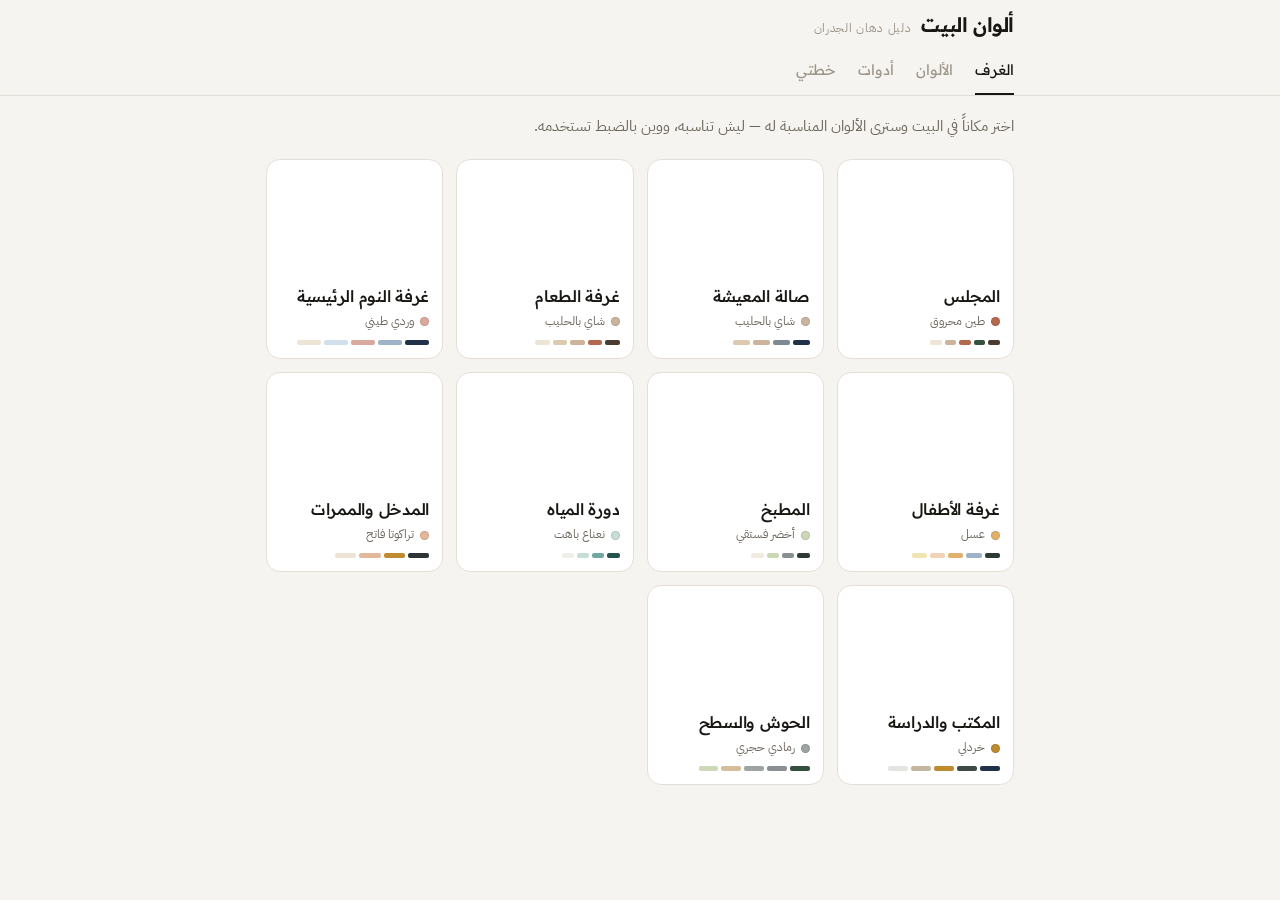
<file: alwan/index.html>
<!DOCTYPE html>
<html lang="ar" dir="rtl">
<head>
<meta charset="UTF-8">
<meta name="viewport" content="width=device-width, initial-scale=1, viewport-fit=cover">
<meta name="description" content="ألوان دهان الجدران لكل مكان في البيت — ليش تختاره، ووين بالضبط تستخدمه.">
<meta name="theme-color" content="#F6F4F0">
<meta name="apple-mobile-web-app-capable" content="yes">
<meta name="apple-mobile-web-app-status-bar-style" content="default">
<meta name="apple-mobile-web-app-title" content="ألوان البيت">
<title>ألوان البيت</title>
<link rel="manifest" href="manifest.webmanifest">
<link rel="apple-touch-icon" href="icon.png">
<style>
:root{padding-top:env(safe-area-inset-top,0px);padding-bottom:env(safe-area-inset-bottom,0px)}
img{max-width:100%}
[hidden]{display:none!important}
</style>
</head>
<body>
<link rel="preconnect" href="https://fonts.googleapis.com">
<link rel="preconnect" href="https://fonts.gstatic.com" crossorigin>
<link rel="stylesheet" href="https://fonts.googleapis.com/css2?family=Readex+Pro:wght@300;400;500;600&family=IBM+Plex+Sans+Arabic:wght@300;400;500;600&family=IBM+Plex+Mono:wght@400;500&display=swap">
<style>
:root{
  --plaster:#F6F4F0;
  --card:#FFFFFF;
  --ink:#191714;
  --ink-2:#6B655C;
  --ink-3:#9C958A;
  --line:#E4DFD6;
  --line-2:#D3CCC0;
  --shadow:0 1px 2px rgba(25,23,20,.05), 0 10px 26px -18px rgba(25,23,20,.35);
  --radius:14px;
  --f-display:"Readex Pro","IBM Plex Sans Arabic",system-ui,sans-serif;
  --f-body:"IBM Plex Sans Arabic",system-ui,sans-serif;
  --f-mono:"IBM Plex Mono",ui-monospace,monospace;
}
@media (prefers-color-scheme: dark){
  :root:not([data-theme="light"]){
    --plaster:#141310;
    --card:#1D1B17;
    --ink:#F2EFE9;
    --ink-2:#A19A8F;
    --ink-3:#7B746A;
    --line:#2B2823;
    --line-2:#3A362F;
    --shadow:0 1px 2px rgba(0,0,0,.5), 0 10px 26px -18px rgba(0,0,0,.9);
  }
}
:root[data-theme="dark"]{
  --plaster:#141310;
  --card:#1D1B17;
  --ink:#F2EFE9;
  --ink-2:#A19A8F;
  --ink-3:#7B746A;
  --line:#2B2823;
  --line-2:#3A362F;
  --shadow:0 1px 2px rgba(0,0,0,.5), 0 10px 26px -18px rgba(0,0,0,.9);
}

*{box-sizing:border-box}
html{direction:rtl}
body{
  margin:0;
  background:var(--plaster);
  color:var(--ink);
  font-family:var(--f-body);
  font-size:15px;
  line-height:1.65;
  -webkit-text-size-adjust:100%;
  -webkit-tap-highlight-color:transparent;
}
h1,h2,h3{font-family:var(--f-display);font-weight:600;line-height:1.3;margin:0;text-wrap:balance;letter-spacing:-.01em}
p{margin:0}
button{font:inherit;color:inherit;background:none;border:0;padding:0;cursor:pointer}
input{font:inherit;color:inherit}
:focus-visible{outline:2px solid var(--ink);outline-offset:2px;border-radius:6px}
.mono{font-family:var(--f-mono);font-variant-numeric:tabular-nums;direction:ltr;unicode-bidi:isolate}

/* ── الهيكل ── */
header.app{
  position:sticky;top:env(safe-area-inset-top,0px);z-index:40;
  background:color-mix(in srgb, var(--plaster) 88%, transparent);
  backdrop-filter:blur(14px);
  border-bottom:1px solid var(--line);
}
.headwrap{max-width:780px;margin:0 auto;padding:12px 16px 0}
.brand{display:flex;align-items:baseline;gap:10px}
.brand h1{font-size:20px;letter-spacing:-.02em}
.brand span{font-size:11.5px;color:var(--ink-3);letter-spacing:.06em}
nav.tabs{display:flex;gap:22px;margin-top:10px;overflow-x:auto;scrollbar-width:none}
nav.tabs::-webkit-scrollbar{display:none}
nav.tabs button{
  padding:9px 0 11px;font-size:14.5px;color:var(--ink-3);
  border-bottom:2px solid transparent;white-space:nowrap;font-family:var(--f-display);
}
nav.tabs button[aria-selected="true"]{color:var(--ink);border-bottom-color:var(--ink)}
main{max-width:780px;margin:0 auto;padding:18px 16px 60px}
.lede{color:var(--ink-2);font-size:14.5px;margin-bottom:20px;max-width:56ch;line-height:1.7}

/* ── شبكة الغرف ── */
.rooms{display:grid;grid-template-columns:repeat(auto-fill,minmax(158px,1fr));gap:13px}
.roomtile{
  background:var(--card);border:1px solid var(--line);border-radius:var(--radius);
  overflow:hidden;text-align:right;display:flex;flex-direction:column;
  transition:border-color .15s ease, transform .15s ease;
}
.roomtile:hover{border-color:var(--line-2)}
.roomtile:active{transform:scale(.985)}
.roomtile .scene{height:112px}
.roomtile .meta{padding:11px 13px 13px;display:flex;flex-direction:column;gap:3px}
.roomtile .meta strong{font-family:var(--f-display);font-weight:500;font-size:16px;letter-spacing:-.015em}
.roomtile .meta small{color:var(--ink-2);font-size:12px;display:flex;align-items:center;gap:6px}
.roomtile .meta small i{width:9px;height:9px;border-radius:50%;flex:none;border:1px solid rgba(0,0,0,.12)}
.roomtile .swatches{display:flex;gap:3px;margin-top:5px}
.roomtile .swatches i{height:5px;flex:1;border-radius:2px}

/* ── صفوف الألوان ── */
.rows{display:flex;flex-direction:column}
.row{
  display:flex;gap:13px;align-items:center;text-align:right;width:100%;
  padding:11px 0;border-bottom:1px solid var(--line);
}
.rows .row:last-child{border-bottom:0}
.chip{width:66px;height:66px;border-radius:12px;flex:none;position:relative;border:1px solid rgba(0,0,0,.09)}
.chip .code{position:absolute;bottom:4px;left:6px;font-size:9px;font-family:var(--f-mono);opacity:.8;letter-spacing:-.02em}
.row .txt{min-width:0}
.row .txt strong{display:block;font-family:var(--f-display);font-weight:500;font-size:16px;letter-spacing:-.015em}
.row .txt p{color:var(--ink-2);font-size:13px;line-height:1.5;overflow:hidden;display:-webkit-box;-webkit-line-clamp:2;-webkit-box-orient:vertical}
.row .txt em{font-style:normal;color:var(--ink-3);font-size:11px}
.tick{margin-inline-start:auto;flex:none;font-size:11px;color:var(--ink-3)}

/* ── أدوات التصفية ── */
.chips{display:flex;gap:7px;overflow-x:auto;padding-bottom:4px;margin-bottom:14px;scrollbar-width:none}
.chips::-webkit-scrollbar{display:none}
.chips button{
  border:1px solid var(--line-2);border-radius:999px;padding:5px 13px;font-size:12.5px;
  color:var(--ink-2);white-space:nowrap;
}
.chips button[aria-pressed="true"]{background:var(--ink);border-color:var(--ink);color:var(--plaster)}
.search{
  width:100%;background:var(--card);border:1px solid var(--line);border-radius:11px;
  padding:11px 14px;font-size:15px;margin-bottom:12px;
}
.search::placeholder{color:var(--ink-3)}

/* ── البطاقات ── */
.panel{background:var(--card);border:1px solid var(--line);border-radius:var(--radius);padding:16px;margin-bottom:12px}
.panel h3{font-size:14px;margin-bottom:9px}
.info{display:flex;flex-direction:column;gap:13px}
.info div strong{display:block;font-family:var(--f-display);font-weight:500;font-size:13.5px;margin-bottom:2px}
.info div p{color:var(--ink-2);font-size:13.5px}
.count{color:var(--ink-3);font-size:12px;margin:18px 0 4px;letter-spacing:.02em}

/* ── معاينة الغرفة ── */
.scene{position:relative;overflow:hidden}
.scene .wall{position:absolute;inset:0}
.scene .daylight{position:absolute;inset:0;background:linear-gradient(145deg,rgba(255,255,255,.24),transparent 52%,rgba(0,0,0,.16))}
.scene .floor{position:absolute;inset:auto 0 0 0;height:26%;background:linear-gradient(#B3906A,#8A6A4B)}
.scene .skirt{position:absolute;inset:auto 0 26% 0;height:4px;background:#F4F0E8;opacity:.9}
.scene .bulb{position:absolute;inset:0;mix-blend-mode:multiply;pointer-events:none;transition:background .25s ease}
.scene .dim{position:absolute;inset:0;pointer-events:none;transition:background .25s ease}
.preview{height:210px;border-radius:var(--radius);border:1px solid var(--line)}
.f{position:absolute;border-radius:9px}
.lightbar{display:flex;gap:6px;margin-top:10px}
.lightbar button{
  flex:1;border:1px solid var(--line-2);border-radius:9px;padding:7px 4px;font-size:12px;color:var(--ink-2);
}
.lightbar button[aria-pressed="true"]{background:var(--ink);border-color:var(--ink);color:var(--plaster)}

/* ── شاشة اللون ── */
.sheet{position:fixed;inset:0;z-index:60;background:var(--plaster);overflow-y:auto;display:none}
.sheet[data-open="true"]{display:block}
.sheetbar{
  position:sticky;top:0;z-index:5;display:flex;align-items:center;gap:12px;
  padding:calc(env(safe-area-inset-top,0px) + 10px) 16px 10px;
  background:color-mix(in srgb, var(--plaster) 90%, transparent);backdrop-filter:blur(14px);
  border-bottom:1px solid var(--line);
}
.sheetbar strong{font-family:var(--f-display);font-weight:500;font-size:15px}
.sheetbar .x{font-size:20px;line-height:1;color:var(--ink-2);padding:4px 6px}
.sheetbody{max-width:780px;margin:0 auto;padding:16px 16px 70px}
.bigname{display:flex;align-items:baseline;justify-content:space-between;gap:12px;margin:16px 0 4px}
.bigname h2{font-size:27px}
.sub{color:var(--ink-3);font-size:12.5px;margin-bottom:16px}
.pairs{display:flex;gap:12px}
.pairs div{text-align:center}
.pairs i{display:block;width:40px;height:40px;border-radius:50%;border:1px solid rgba(0,0,0,.1)}
.pairs small{font-size:9px;color:var(--ink-3);font-family:var(--f-mono)}
.tags{display:flex;flex-wrap:wrap;gap:6px}
.tags span{border:1px solid var(--line-2);border-radius:999px;padding:3px 11px;font-size:12px;color:var(--ink-2)}
.actions{display:flex;gap:9px;margin-top:4px}
.btn{
  flex:1;border-radius:11px;padding:13px;text-align:center;font-family:var(--f-display);font-size:14px;
  border:1px solid var(--ink);background:var(--ink);color:var(--plaster);
}
.btn.ghost{background:transparent;color:var(--ink);border-color:var(--line-2)}
.btn.on{background:transparent;color:var(--ink);border-color:var(--ink)}

/* ── الأدوات ── */
.frow{display:flex;align-items:center;justify-content:space-between;gap:12px;padding:9px 0;border-bottom:1px solid var(--line)}
.frow:last-child{border-bottom:0}
.frow label{font-size:14px}
.stepper{display:flex;align-items:center;gap:2px;border:1px solid var(--line-2);border-radius:9px;overflow:hidden}
.stepper button{width:34px;height:32px;font-size:16px;color:var(--ink-2)}
.stepper button:hover{background:var(--line)}
.stepper output{min-width:46px;text-align:center;font-family:var(--f-mono);font-size:13px}
.num{width:84px;text-align:left;background:var(--plaster);border:1px solid var(--line-2);border-radius:9px;padding:7px 10px;font-family:var(--f-mono);font-size:13px}
.res{display:flex;justify-content:space-between;padding:7px 0;font-size:14px}
.res span:last-child{font-variant-numeric:tabular-nums;color:var(--ink-2)}
.res.big{border-top:1px solid var(--line);margin-top:6px;padding-top:12px}
.res.big span:last-child{font-size:21px;color:var(--ink);font-family:var(--f-display)}
.note{color:var(--ink-3);font-size:12.5px;line-height:1.6}
.toolcard{display:block;width:100%;text-align:right}
.toolcard strong{font-family:var(--f-display);font-weight:500;font-size:15px;display:block}
.toolcard p{color:var(--ink-2);font-size:13px}
canvas{max-width:100%;border-radius:var(--radius);display:block;cursor:crosshair}
.filebtn{display:block;width:100%;border:1px dashed var(--line-2);border-radius:var(--radius);padding:22px;text-align:center;color:var(--ink-2);font-size:14px}
.guide h3{margin-top:4px}
.guide .item{padding:11px 0;border-bottom:1px solid var(--line)}
.guide .item:last-child{border-bottom:0}
.guide .item strong{display:block;font-family:var(--f-display);font-weight:500;font-size:13.5px}
.guide .item p{color:var(--ink-2);font-size:13.5px}
.empty{color:var(--ink-3);font-size:13.5px}
pre.list{
  background:var(--plaster);border:1px solid var(--line);border-radius:11px;padding:12px;
  font-family:var(--f-mono);font-size:11.5px;line-height:1.8;white-space:pre-wrap;direction:rtl;margin:0 0 10px;
}
@media (prefers-reduced-motion: reduce){*{transition:none!important;animation:none!important}}
</style>

<header class="app">
  <div class="headwrap">
    <div class="brand">
      <h1>ألوان البيت</h1>
      <span>دليل دهان الجدران</span>
    </div>
    <nav class="tabs" role="tablist">
      <button role="tab" data-tab="rooms" aria-selected="true">الغرف</button>
      <button role="tab" data-tab="colors" aria-selected="false">الألوان</button>
      <button role="tab" data-tab="tools" aria-selected="false">أدوات</button>
      <button role="tab" data-tab="plan" aria-selected="false">خطتي</button>
    </nav>
  </div>
</header>

<main>
  <section id="tab-rooms"></section>
  <section id="tab-colors" hidden></section>
  <section id="tab-tools" hidden></section>
  <section id="tab-plan" hidden></section>
</main>

<div class="sheet" id="sheet" role="dialog" aria-modal="true" aria-labelledby="sheet-title">
  <div class="sheetbar">
    <button class="x" id="sheet-close" aria-label="إغلاق">✕</button>
    <strong id="sheet-title"></strong>
  </div>
  <div class="sheetbody" id="sheet-body"></div>
</div>

<script>
/* ========== البيانات ========== */
const DATA = {"rooms": [{"id": "majlis", "title": "المجلس", "goal": "مكان استقبال الضيوف: نريد لوناً يعطي وقاراً واتساعاً، فاتح على الجدران الأربعة مع جدار واحد أغمق خلف الكنب.", "tip": "جرّب اللون على الجدار ليلاً تحت الثريا، لأن الإضاءة الصفراء تسحب اللون نحو الأصفر."}, {"id": "living", "title": "صالة المعيشة", "goal": "مكان الجلسة اليومية للعائلة: لون دافئ مريح للعين لساعات طويلة، ولا يتعب مع إضاءة التلفزيون.", "tip": "إذا كان الجدار خلف التلفزيون أغمق، تقل إجهاد العين من فرق الإضاءة."}, {"id": "dining", "title": "غرفة الطعام", "goal": "الألوان الدافئة والترابية تفتح الشهية وتجعل الطعام يبدو ألذ، وتجمع الناس حول الطاولة.", "tip": "الأزرق الصريح يقلل الشهية — اتركه للمكتب لا لغرفة الطعام."}, {"id": "masterBedroom", "title": "غرفة النوم الرئيسية", "goal": "الهدف نوم عميق: ألوان خافتة منخفضة التشبّع تهدئ الأعصاب، وابتعد عن الأحمر والبرتقالي القوي.", "tip": "السقف بلون أفتح درجة من الجدران يجعل الغرفة تتنفس."}, {"id": "kidsRoom", "title": "غرفة الأطفال", "goal": "لون يحفّز اللعب لكن لا يمنع النوم: باستيل هادئ على الجدران، والألوان القوية في الأثاث والستائر فقط.", "tip": "اترك جداراً واحداً بدهان سبورة أو مغناطيسي، يوفّر عليك تشطيب الجدران الباقية."}, {"id": "kitchen", "title": "المطبخ", "goal": "نظافة ووضوح: ألوان فاتحة تُظهر النظافة، ودهان قابل للمسح لأن البخار والدهن يلتصقان بالجدار.", "tip": "اختر «نصف لامع» على الأقل — المطفي جميل لكنه لا يُمسح."}, {"id": "bathroom", "title": "دورة المياه", "goal": "مساحة صغيرة ورطبة: الفاتح يوسّعها، والدهان يجب أن يكون مقاوماً للرطوبة وإلا تقشّر خلال سنة.", "tip": "لا تستخدم الدهان المطفي هنا إطلاقاً، ولا بد من شفاط أو نافذة."}, {"id": "hallway", "title": "المدخل والممرات", "goal": "أول انطباع عن البيت، وغالباً بلا نوافذ: اللون الفاتح العاكس ضروري وإلا صار الممر نفقاً مظلماً.", "tip": "نفس لون الصالة بدرجة أفتح يجعل البيت يبدو أكبر وأكثر انسجاماً."}, {"id": "office", "title": "المكتب والدراسة", "goal": "تركيز طويل: ألوان باردة هادئة ترفع الانتباه، وتجنّب الأبيض الناصع لأنه يجهد العين مع الشاشة.", "tip": "اجعل الجدار الذي خلف الشاشة متوسط الغمق، لا فاتحاً ناصعاً."}, {"id": "outdoor", "title": "الحوش والسطح", "goal": "يتعرض للشمس والغبار: ألوان ترابية لا يظهر عليها الغبار، ودهان خارجي مقاوم للأشعة وإلا بهت خلال صيفين.", "tip": "الألوان الغامقة تمتص الحرارة وترفع حرارة الجدار — تجنّبها في الواجهة الجنوبية."}], "colors": [{"id": "AL-101", "name": "رمل ناعم", "hex": "EDE4D6", "family": "neutral", "purpose": "أبيض دافئ لا يميل للأصفر ولا للرمادي. يريح العين ويجعل الغرفة تبدو أنظف وأوسع بلا برود.", "usage": "الجدران الأربعة في المجلس والصالة، وأي غرفة تريد أن تبدأ منها بلوحة آمنة لا تمل منها.", "lighting": "ممتاز مع الإضاءة الصفراء؛ تحت الليد الأبيض يميل قليلاً للرمادي.", "finish": "matte", "pairs": ["3E4A45", "C29A6B", "FFFFFF"], "rooms": ["majlis", "living", "hallway", "dining", "masterBedroom"]}, {"id": "AL-102", "name": "أبيض حليبي", "hex": "F7F3EC", "family": "neutral", "purpose": "أفتح من الرمل بدرجة. يعكس أكبر قدر من الضوء، فهو أفضل خيار لمساحة صغيرة أو مظلمة.", "usage": "الأسقف في كل البيت، والممرات الضيقة بلا نوافذ، والحمامات الصغيرة.", "lighting": "يحتاج ضوءاً جيداً وإلا بدا باهتاً وبلا شخصية.", "finish": "eggshell", "pairs": ["D9C7B0", "8FA3A8", "2E3336"], "rooms": ["hallway", "bathroom", "kitchen", "living"]}, {"id": "AL-103", "name": "رمادي دخاني", "hex": "C9C6C0", "family": "neutral", "purpose": "رمادي مغبّر فيه دفء. خلفية محايدة تُبرز الأثاث واللوحات بدل أن تنافسها.", "usage": "جدار التلفزيون في الصالة، وجدران المكتب، وخلفية الأرفف المفتوحة.", "lighting": "ثابت تحت كل الإضاءات — من أكثر الألوان أماناً.", "finish": "eggshell", "pairs": ["3B3F46", "C9A227", "F7F3EC"], "rooms": ["living", "office", "hallway", "dining"]}, {"id": "AL-104", "name": "بيج قهوة بحليب", "hex": "DCC9AE", "family": "warm", "purpose": "دفء هادئ يعطي إحساس الكرم والاستقبال، ولا يظهر عليه الغبار بسرعة.", "usage": "المجلس والمدخل. ممتاز على الجدران التي تلمسها الأيدي كثيراً.", "lighting": "يزداد جمالاً مع الإضاءة الدافئة مساءً.", "finish": "eggshell", "pairs": ["6B4F3A", "2F3E46", "F7F3EC"], "rooms": ["majlis", "hallway", "dining", "living"]}, {"id": "AL-105", "name": "جبس أبيض", "hex": "FFFFFF", "family": "neutral", "purpose": "الأبيض الصريح. يوسّع بشكل أقصى ويُظهر الزوايا المعمارية والجبس بوضوح.", "usage": "الأسقف والكرانيش والأبواب والنوافذ — لا تستخدمه على جدران المكتب فهو مُجهد للعين مع الشاشة.", "lighting": "يعكس الضوء كله، وقد يسبب وهجاً في الغرف الشديدة الإضاءة.", "finish": "semiGloss", "pairs": ["1F2937", "D6C2A8", "8FA3A8"], "rooms": ["kitchen", "bathroom", "hallway", "living"]}, {"id": "AL-201", "name": "طين محروق", "hex": "B4694C", "family": "earthy", "purpose": "لون ترابي قوي يفتح الشهية ويعطي دفئاً فورياً. مستوحى من الطين والفخار.", "usage": "جدار واحد فقط — خلف طاولة الطعام أو خلف الكنب. لا تدهن به الغرفة كلها.", "lighting": "يشتعل مع الإضاءة الدافئة؛ تحت الضوء الأبيض يصبح باهتاً.", "finish": "matte", "pairs": ["EDE4D6", "3E4A45", "C9A227"], "rooms": ["dining", "majlis", "living"]}, {"id": "AL-202", "name": "رمل الصحراء", "hex": "D6BE9A", "family": "earthy", "purpose": "لون محلي مألوف، لا يظهر عليه الغبار، ويعطي إحساس الأصالة والهدوء.", "usage": "الحوش والواجهات الخارجية، والمجلس ذي الطابع التقليدي.", "lighting": "يتحمّل الشمس المباشرة دون أن يبهت بسرعة.", "finish": "satin", "pairs": ["7A5C3E", "2F3E46", "F7F3EC"], "rooms": ["outdoor", "majlis", "hallway"]}, {"id": "AL-203", "name": "قرفة", "hex": "8C5A3C", "family": "earthy", "purpose": "بني محمّر غني. يمنح الغرفة ثقلاً ووقاراً ويجعلها تبدو أدفأ في الشتاء.", "usage": "جدار المدفأة أو الجدار خلف رأس السرير. يحتاج إضاءة جيدة.", "lighting": "يبتلع الضوء — لا تستخدمه في غرفة بنافذة واحدة صغيرة.", "finish": "matte", "pairs": ["EDE4D6", "C9A227", "3E4A45"], "rooms": ["majlis", "masterBedroom", "dining"]}, {"id": "AL-204", "name": "عسل", "hex": "E0B16A", "family": "warm", "purpose": "أصفر ذهبي مكتوم يرفع المزاج ويضيء الغرف المعتمة دون صخب.", "usage": "الممر الداخلي المظلم، أو جدار الدرج، أو ركن القراءة.", "lighting": "يعوّض نقص ضوء الشمس في الغرف الشمالية.", "finish": "eggshell", "pairs": ["2F3E46", "F7F3EC", "8C5A3C"], "rooms": ["hallway", "kidsRoom", "living"]}, {"id": "AL-205", "name": "وردي طيني", "hex": "D9A99C", "family": "warm", "purpose": "وردي مغبّر ناضج، ليس طفولياً. يعطي نعومة ودفئاً ويجمل لون البشرة في المرايا.", "usage": "غرفة النوم، غرفة الملابس، وجدار المرآة في غرفة التزيين.", "lighting": "جميل مع الإضاءة الدافئة الخافتة.", "finish": "matte", "pairs": ["F7F3EC", "6B4F3A", "A7B5A0"], "rooms": ["masterBedroom", "kidsRoom", "bathroom"]}, {"id": "AL-301", "name": "أزرق ضبابي", "hex": "9FB3C8", "family": "cool", "purpose": "أزرق رمادي هادئ يبطئ النَفَس ويخفض التوتر — من أفضل ألوان النوم.", "usage": "جدران غرفة النوم كلها، أو جدار السرير وحده مع باقي الجدران فاتحة.", "lighting": "يميل للرمادي في الضوء الصفراوي، فاستخدم إضاءة محايدة.", "finish": "matte", "pairs": ["F7F3EC", "2F3E46", "D6C2A8"], "rooms": ["masterBedroom", "office", "bathroom", "kidsRoom"]}, {"id": "AL-302", "name": "أخضر مريمية", "hex": "A7B5A0", "family": "cool", "purpose": "أخضر مغبّر يريح العين أكثر من أي لون آخر، ويربط الداخل بالطبيعة.", "usage": "المكتب وغرفة الدراسة، وخزائن المطبخ، وجدار النباتات.", "lighting": "ثابت ولطيف في كل الإضاءات.", "finish": "eggshell", "pairs": ["EDE4D6", "6B4F3A", "2E3B34"], "rooms": ["office", "kitchen", "masterBedroom", "living"]}, {"id": "AL-303", "name": "أزرق بحري", "hex": "2F5D7C", "family": "cool", "purpose": "أزرق عميق يرفع التركيز ويعطي وقاراً رسمياً. يجعل الأبيض حوله يبدو أنصع.", "usage": "جدار المكتب خلف الكرسي (يظهر جيداً في اجتماعات الفيديو)، وجدار واحد في المجلس.", "lighting": "يحتاج إضاءة قوية؛ في الغرفة المظلمة يبدو أسود.", "finish": "eggshell", "pairs": ["F7F3EC", "C9A227", "D6C2A8"], "rooms": ["office", "majlis", "kidsRoom"]}, {"id": "AL-304", "name": "نعناع باهت", "hex": "C7DED4", "family": "pastel", "purpose": "بارد ومنعش، يعطي إحساس النظافة والانتعاش في المساحات الصغيرة.", "usage": "دورة المياه، والمغسلة، وغرفة الغسيل.", "lighting": "منعش في ضوء النهار؛ يبهت تحت الإضاءة الصفراء.", "finish": "semiGloss", "pairs": ["FFFFFF", "2F5D7C", "D6C2A8"], "rooms": ["bathroom", "kitchen", "kidsRoom"]}, {"id": "AL-305", "name": "سماوي فاتح", "hex": "CFE0EC", "family": "pastel", "purpose": "يوسّع الغرفة ويرفع السقف بصرياً، ويهدّئ الأطفال كثيري الحركة.", "usage": "غرفة الأطفال، وسقف الغرفة الصغيرة، ودورة المياه.", "lighting": "يحتاج ضوء نهار وإلا بدا رمادياً.", "finish": "satin", "pairs": ["FFFFFF", "E0B16A", "2F5D7C"], "rooms": ["kidsRoom", "bathroom", "masterBedroom"]}, {"id": "AL-401", "name": "مشمش باهت", "hex": "F3D2B6", "family": "pastel", "purpose": "دافئ ومرح دون أن يكون صاخباً، فلا يمنع الطفل من النوم.", "usage": "غرفة الأطفال الصغار، وركن اللعب، وغرفة الرضيع.", "lighting": "لطيف ليلاً مع الإضاءة الخافتة.", "finish": "satin", "pairs": ["FFFFFF", "A7B5A0", "9FB3C8"], "rooms": ["kidsRoom", "masterBedroom"]}, {"id": "AL-402", "name": "ليمون كريمي", "hex": "F2E3B3", "family": "pastel", "purpose": "يبعث النشاط والبهجة في الصباح ويضيء الغرفة بلا إجهاد.", "usage": "ركن الدراسة في غرفة الطفل، وغرفة الإفطار، والمطبخ الصغير.", "lighting": "قوي جداً في الشمس المباشرة — جرّبه على جدار صغير أولاً.", "finish": "satin", "pairs": ["FFFFFF", "A7B5A0", "6B4F3A"], "rooms": ["kidsRoom", "kitchen", "dining"]}, {"id": "AL-403", "name": "بنفسجي ضبابي", "hex": "C8BFD6", "family": "pastel", "purpose": "هادئ وحالم، يناسب غرف البنات دون أن يكون وردياً مبتذلاً.", "usage": "غرفة الأطفال، وغرفة النوم، وجدار السرير.", "lighting": "يميل للرمادي في الضوء البارد.", "finish": "matte", "pairs": ["F7F3EC", "9FB3C8", "D9A99C"], "rooms": ["kidsRoom", "masterBedroom"]}, {"id": "AL-501", "name": "أخضر زيتوني غامق", "hex": "3E4A45", "family": "deep", "purpose": "يعطي عمقاً وفخامة، ويجعل الذهب والخشب يلمعان أمامه.", "usage": "جدار واحد في المجلس خلف الكنب، أو خزائن المطبخ السفلية، أو مكتبة الكتب.", "lighting": "يحتاج إضاءة موجّهة (سبوتات) وإلا صار الجدار ثقيلاً.", "finish": "eggshell", "pairs": ["EDE4D6", "C9A227", "D6C2A8"], "rooms": ["majlis", "living", "kitchen", "office"]}, {"id": "AL-502", "name": "كحلي ليلي", "hex": "22314A", "family": "deep", "purpose": "يهيّئ للنوم لأنه يقلّل انعكاس الضوء، ويعطي إحساس الغرفة الفندقية.", "usage": "الجدار خلف رأس السرير فقط، أو جدار الشاشة في غرفة السينما.", "lighting": "يمتص الضوء — لا تستخدمه في غرفة صغيرة بلا نافذة.", "finish": "matte", "pairs": ["F7F3EC", "C9A227", "9FB3C8"], "rooms": ["masterBedroom", "living", "office"]}, {"id": "AL-503", "name": "فحمي", "hex": "2E3336", "family": "deep", "purpose": "خلفية درامية تُخفي بصمات الأيدي، وتُبرز أي شيء أبيض أمامها.", "usage": "جدار التلفزيون، وداخل الرفوف، وإطار الباب الحديدي.", "lighting": "لا تستخدمه على أكثر من جدار واحد في نفس الغرفة.", "finish": "eggshell", "pairs": ["FFFFFF", "C9A227", "C9C6C0"], "rooms": ["living", "office", "hallway"]}, {"id": "AL-504", "name": "عنابي", "hex": "6E2F3A", "family": "deep", "purpose": "لون غني يرفع مستوى المكان ويعطي إحساس الدفء والسخاء.", "usage": "جدار غرفة الطعام، أو ركن المجلس الرسمي، أو مدخل البيت.", "lighting": "يحتاج إضاءة دافئة قوية.", "finish": "matte", "pairs": ["EDE4D6", "C9A227", "3E4A45"], "rooms": ["dining", "majlis", "hallway"]}, {"id": "AL-601", "name": "أبيض قشدي", "hex": "F1EBE0", "family": "neutral", "purpose": "أبيض دافئ يُظهر نظافة المطبخ ولا يصفرّ بسرعة مع البخار.", "usage": "جدران المطبخ فوق الرخام، وسقف الحمام.", "lighting": "آمن في كل الإضاءات.", "finish": "semiGloss", "pairs": ["3E4A45", "C9C6C0", "2F5D7C"], "rooms": ["kitchen", "bathroom", "hallway"]}, {"id": "AL-602", "name": "رمادي إسمنتي", "hex": "8A8F93", "family": "neutral", "purpose": "عملي وحديث، لا يظهر عليه أثر الماء أو البقع الخفيفة.", "usage": "غرفة الغسيل، وحمام الضيوف، وجدار الشواية في الحوش.", "lighting": "يبدو أغمق ليلاً بدرجتين.", "finish": "satin", "pairs": ["FFFFFF", "C9A227", "2E3336"], "rooms": ["bathroom", "outdoor", "kitchen"]}, {"id": "AL-603", "name": "أخضر بحري غامق", "hex": "27514C", "family": "deep", "purpose": "يعطي حمام الضيوف طابعاً فندقياً مع الذهبي، ويخفي آثار الرطوبة أكثر من الفاتح.", "usage": "حمام الضيوف الصغير — اجعل السقف فاتحاً كي لا يختنق.", "lighting": "لا بد من إضاءة مرآة قوية.", "finish": "semiGloss", "pairs": ["F1EBE0", "C9A227", "D6C2A8"], "rooms": ["bathroom", "kitchen"]}, {"id": "AL-701", "name": "حجر جيري", "hex": "D8D2C6", "family": "earthy", "purpose": "يعكس حرارة الشمس ويبقي الجدار أبرد، ولا يظهر عليه الغبار.", "usage": "الواجهة الخارجية وجدران الحوش والسور.", "lighting": "مصمم للشمس المباشرة.", "finish": "satin", "pairs": ["7A5C3E", "3E4A45", "FFFFFF"], "rooms": ["outdoor"]}, {"id": "AL-702", "name": "بني جوزي", "hex": "7A5C3E", "family": "earthy", "purpose": "يشبه لون الخشب، يناسب البرجولات والأبواب الخارجية ويداري الأتربة.", "usage": "إطارات الأبواب والشبابيك الخارجية والبرجولا.", "lighting": "يمتص الحرارة — للتفاصيل لا للمساحات الكبيرة المشمسة.", "finish": "satin", "pairs": ["D8D2C6", "A7B5A0", "EDE4D6"], "rooms": ["outdoor", "hallway"]}, {"id": "AL-703", "name": "ذهبي رملي", "hex": "C9A227", "family": "warm", "purpose": "لمسة فخامة صغيرة. يُستخدم كتفصيل لا كلون جدار كامل.", "usage": "الكرانيش، وإطار المرآة، وخط زخرفي في المجلس أو المدخل.", "lighting": "يتألق تحت الإضاءة الموجّهة.", "finish": "semiGloss", "pairs": ["2E3336", "22314A", "EDE4D6"], "rooms": ["majlis", "hallway", "dining"]}, {"id": "AL-704", "name": "زيتي فاتح", "hex": "B7BFA8", "family": "cool", "purpose": "أخضر مغبّر فاتح يربط الحوش بالنباتات ويبقى هادئاً تحت الشمس.", "usage": "جدار الجلسة الخارجية، وسور الحديقة، وغرفة الشغالة أو المخزن.", "lighting": "يتحمّل الشمس جيداً.", "finish": "satin", "pairs": ["F7F3EC", "7A5C3E", "3E4A45"], "rooms": ["outdoor", "kitchen", "office"]}, {"id": "AL-801", "name": "بيج مدخّن", "hex": "C4B5A0", "family": "neutral", "purpose": "وسط بين البيج والرمادي — لا يميل لأي جهة، فيناسب أي أثاث ستغيّره لاحقاً.", "usage": "الممرات وجدران الدرج والمساحات الانتقالية بين الغرف.", "lighting": "ثابت جداً تحت أي إضاءة.", "finish": "satin", "pairs": ["F7F3EC", "2E3336", "8C5A3C"], "rooms": ["hallway", "living", "majlis", "office"]}, {"id": "AL-802", "name": "أخضر سبورة", "hex": "2E3B34", "family": "deep", "purpose": "يمكن استخدام دهان السبورة بهذا اللون ليكتب عليه الأطفال بالطباشير.", "usage": "جدار واحد في غرفة الأطفال أو ركن المطبخ لقائمة المشتريات.", "lighting": "يحتاج إضاءة جانبية.", "finish": "matte", "pairs": ["F2E3B3", "FFFFFF", "E0B16A"], "rooms": ["kidsRoom", "kitchen", "office"]}, {"id": "AL-803", "name": "تراكوتا فاتح", "hex": "E3B79A", "family": "warm", "purpose": "دفء خفيف يجعل المدخل مرحّباً من أول خطوة.", "usage": "المدخل الرئيسي، وجدار الدرج، وغرفة الطعام الصغيرة.", "lighting": "يزداد جمالاً في الغروب.", "finish": "eggshell", "pairs": ["F7F3EC", "3E4A45", "7A5C3E"], "rooms": ["hallway", "dining", "living"]}, {"id": "AL-804", "name": "رمادي أزرق", "hex": "7D8A93", "family": "cool", "purpose": "رصين وهادئ، خلفية ممتازة للصور المعلّقة والأعمال الفنية.", "usage": "جدار المكتب، وجدار الصور في الممر، وغرفة الشباب.", "lighting": "يبدو أزرق نهاراً ورمادياً ليلاً.", "finish": "eggshell", "pairs": ["F7F3EC", "C9A227", "22314A"], "rooms": ["office", "hallway", "masterBedroom", "living"]}, {"id": "AL-805", "name": "أبيض لؤلؤي", "hex": "EFEFE9", "family": "neutral", "purpose": "أبيض بارد قليلاً، يعطي إحساس المستشفى النظيف بالمعنى الجيد — نقاء بلا دفء.", "usage": "المطبخ الحديث، وغرفة الغسيل، وخلفية الخزائن الملونة.", "lighting": "يبقى أبيض في كل الإضاءات ولا يصفرّ.", "finish": "semiGloss", "pairs": ["2E3336", "9FB3C8", "C9A227"], "rooms": ["kitchen", "bathroom", "hallway"]}, {"id": "AL-806", "name": "شاي بالحليب", "hex": "CBB49B", "family": "warm", "purpose": "أغمق من البيج بدرجة، يخفي أثر الأيدي والخدوش الخفيفة في الأماكن كثيرة الحركة.", "usage": "ممر الغرف، والدرج، وجدار مدخل البيت الذي تلمسه الأيدي يومياً.", "lighting": "ثابت ولا يتأثر كثيراً بنوع الإضاءة.", "finish": "satin", "pairs": ["F7F3EC", "6B4F3A", "3E4A45"], "rooms": ["hallway", "majlis", "living", "dining"]}, {"id": "AL-807", "name": "رمادي حجري", "hex": "9EA4A4", "family": "cool", "purpose": "رمادي متوسط بارد، خلفية رصينة تريح العين أمام الشاشة أكثر من الأبيض.", "usage": "جدار المكتب خلف الشاشة، وغرفة الشباب، وجدار المعدات.", "lighting": "يزداد برودة تحت الليد الأبيض.", "finish": "eggshell", "pairs": ["F7F3EC", "C9A227", "22314A"], "rooms": ["office", "living", "outdoor"]}, {"id": "AL-808", "name": "أخضر فستقي", "hex": "CBD9B5", "family": "pastel", "purpose": "منعش وطفولي هادئ، يربط الغرفة بالأخضر دون أن يكون صارخاً.", "usage": "غرفة الأطفال، وركن الألعاب، وغرفة الإفطار.", "lighting": "جميل في ضوء النهار.", "finish": "satin", "pairs": ["FFFFFF", "E0B16A", "7A5C3E"], "rooms": ["kidsRoom", "kitchen", "dining", "outdoor"]}, {"id": "AL-809", "name": "بني قهوة غامق", "hex": "4A3A30", "family": "deep", "purpose": "يعطي وقاراً وثباتاً، ويجعل الغرفة تبدو أهدأ وأكثر خصوصية.", "usage": "جدار المكتبة، وداخل الرفوف، وجدار واحد في المجلس الرسمي.", "lighting": "يحتاج إضاءة دافئة قوية وإلا صار ثقيلاً.", "finish": "matte", "pairs": ["EDE4D6", "C9A227", "D6BE9A"], "rooms": ["majlis", "office", "dining"]}, {"id": "AL-810", "name": "أزرق فيروزي", "hex": "6FA8A0", "family": "cool", "purpose": "منعش ومرتبط بالماء، يعطي الحمام إحساس المنتجع.", "usage": "دورة المياه، وجدار المغسلة، وجدار الجلسة الخارجية.", "lighting": "يبدو أخضر في الضوء الدافئ وأزرق في البارد.", "finish": "semiGloss", "pairs": ["F1EBE0", "D6BE9A", "2E3336"], "rooms": ["bathroom", "kidsRoom", "outdoor"]}, {"id": "AL-811", "name": "خزامى هادئ", "hex": "B9AEC4", "family": "pastel", "purpose": "بنفسجي رمادي يساعد على الاسترخاء قبل النوم، وأنضج من الوردي.", "usage": "غرفة النوم، وغرفة البنات الكبيرات، وركن القراءة.", "lighting": "يميل للرمادي في الإضاءة الباردة.", "finish": "matte", "pairs": ["F7F3EC", "9FB3C8", "C9A227"], "rooms": ["masterBedroom", "kidsRoom"]}, {"id": "AL-812", "name": "خردلي", "hex": "C08A2E", "family": "warm", "purpose": "أصفر ترابي جريء يعطي شخصية قوية للمساحة بلا صخب.", "usage": "جدار واحد في غرفة الطعام أو ركن المكتب، أو باب داخلي مميز.", "lighting": "يشتعل مع الإضاءة الدافئة.", "finish": "eggshell", "pairs": ["2F3E46", "EDE4D6", "3E4A45"], "rooms": ["dining", "office", "hallway"]}, {"id": "AL-813", "name": "رمادي فاتح جداً", "hex": "E4E4E1", "family": "neutral", "purpose": "خلفية محايدة باردة تُظهر الأبيض الناصع في الأثاث والسقف.", "usage": "غرفة النوم البسيطة، والمكتب، والممر الواسع.", "lighting": "يحتاج ضوءاً وإلا بدا باهتاً بلا حياة.", "finish": "eggshell", "pairs": ["FFFFFF", "2E3336", "9FB3C8"], "rooms": ["masterBedroom", "office", "hallway", "living"]}, {"id": "AL-814", "name": "أخضر نخيل غامق", "hex": "34503F", "family": "deep", "purpose": "يربط الجلسة الخارجية بالنخل والنبات، ولا يظهر عليه الغبار كالأسود.", "usage": "جدار الجلسة في الحوش، وباب المدخل الخارجي، وسور الحديقة.", "lighting": "يتحمّل الشمس المباشرة بدهان خارجي.", "finish": "satin", "pairs": ["D8D2C6", "C9A227", "7A5C3E"], "rooms": ["outdoor", "majlis", "office"]}]};

const FAMILY = {neutral:"محايد", warm:"دافئ", cool:"بارد", earthy:"ترابي", deep:"غامق", pastel:"باستيل"};
const FINISH = {
  matte:     ["مطفي",      "يخفي عيوب الجدار، لكنه لا يتحمّل المسح."],
  eggshell:  ["قشر بيض",   "لمعة خفيفة تتحمّل مسحة قماش مبللة."],
  satin:     ["ساتان",     "يُمسح بسهولة، مناسب للممرات وغرف الأطفال."],
  semiGloss: ["نصف لامع",  "مقاوم للرطوبة والدهون — للمطبخ والحمام."]
};
const LIGHTS = {
  day:  ["ضوء النهار", "transparent",              "transparent"],
  warm: ["إضاءة صفراء", "rgba(255,157,61,.30)",     "rgba(0,0,0,.10)"],
  cool: ["ليد أبيض",   "rgba(191,212,255,.22)",    "rgba(0,0,0,.02)"]
};
const GUIDE = [
  ["قبل ما تشتري", [
    ["جرّب اللون على الجدار نفسه","اشترِ أصغر عبوة، ادهن مربعاً ٥٠×٥٠ سم، وشاهده ثلاثة أيام: صباحاً وعصراً وليلاً تحت إضاءتك. اللون في الكتالوج غير اللون على جدارك."],
    ["قاعدة ٦٠ / ٣٠ / ١٠","٦٠٪ لون أساسي على الجدران، ٣٠٪ لون ثانوي في الأثاث والستائر، ١٠٪ لون مميز في الوسائد واللوحات. هذي النسبة تمنع الفوضى."],
    ["لا تزيد عن ثلاثة ألوان في الغرفة","اللون الرابع يجعل الغرفة تبدو مزدحمة حتى لو كانت واسعة."],
    ["احسب الكمية قبل الذهاب","شراء علبة ناقصة يعني خلطة جديدة بدرجة مختلفة قليلاً — وسيظهر الفرق على الجدار."]
  ]],
  ["اختيار اللون", [
    ["ابدأ من الأثاث لا من الجدار","تغيير لون الجدار أسهل من تغيير الكنب. اختر لوناً يخدم ما تملكه."],
    ["الغرفة الصغيرة","لون واحد فاتح على كل الجدران والسقف يذيب الزوايا ويجعلها أوسع. تعدد الألوان يقطّعها."],
    ["السقف","أفتح درجة من الجدران يرفعه بصرياً. بلون الجدار نفسه يجعل الغرفة تبدو أشبه بصندوق مريح."],
    ["الجدار المميز","اجعله الجدار الذي تراه عند دخولك، أو الذي خلف قطعة الأثاث الرئيسية — لا الجدار الذي فيه الباب."],
    ["انتبه للاتجاه","الغرف الشمالية ضوءها بارد فتحتاج ألواناً دافئة، والجنوبية ضوءها دافئ فتتحمّل الألوان الباردة."]
  ]],
  ["التنفيذ", [
    ["المعجون قبل الدهان","أي شق أو نتوء سيظهر مضاعفاً بعد الدهان، خصوصاً مع الألوان الغامقة واللمعة."],
    ["وجه أساس (برايمر)","ضروري على الجبس الجديد، وعند الدهان الفاتح فوق غامق، وإلا احتجت أربعة أوجه."],
    ["وجهان دائماً","الوجه الواحد يعطي لوناً غير متجانس يظهر في ضوء النهار الجانبي."],
    ["انتظر بين الوجهين","أربع ساعات على الأقل. الاستعجال يسحب الوجه الأول ويترك آثار الرولة."],
    ["اشترِ كل الكمية دفعة واحدة","وبنفس رقم التشغيلة (Batch) المكتوب على العلبة."]
  ]]
];

/* ========== تخزين محلي ========== */
const store = {
  plan:{}, favs:[],
  load(){
    try{
      this.plan = JSON.parse(localStorage.getItem("alwan.plan") || "{}") || {};
      this.favs = JSON.parse(localStorage.getItem("alwan.favs") || "[]") || [];
    }catch(e){ this.plan = {}; this.favs = []; }
  },
  save(){
    try{
      localStorage.setItem("alwan.plan", JSON.stringify(this.plan));
      localStorage.setItem("alwan.favs", JSON.stringify(this.favs));
    }catch(e){}
  }
};
store.load();

/* ========== أدوات ========== */
const byId = id => DATA.colors.find(c => c.id === id);
const roomById = id => DATA.rooms.find(r => r.id === id);
const esc = s => String(s).replace(/[&<>"]/g, m => ({"&":"&amp;","<":"&lt;",">":"&gt;",'"':"&quot;"}[m]));

function luminance(hex){
  const v = parseInt(hex,16);
  const ch = n => { const c = n/255; return c <= .03928 ? c/12.92 : Math.pow((c+.055)/1.055, 2.4); };
  return .2126*ch((v>>16)&255) + .7152*ch((v>>8)&255) + .0722*ch(v&255);
}
const inkOn = hex => luminance(hex) > .55 ? "rgba(0,0,0,.72)" : "rgba(255,255,255,.9)";

function toLab(r,g,b){
  const f0 = n => { const c = n/255; return c <= .04045 ? c/12.92 : Math.pow((c+.055)/1.055, 2.4); };
  const R=f0(r), G=f0(g), B=f0(b);
  const x=(.4124*R+.3576*G+.1805*B)/.95047, y=.2126*R+.7152*G+.0722*B, z=(.0193*R+.1192*G+.9505*B)/1.08883;
  const f = t => t > .008856 ? Math.cbrt(t) : 7.787*t + 16/116;
  const fx=f(x), fy=f(y), fz=f(z);
  return [116*fy-16, 500*(fx-fy), 200*(fy-fz)];
}
const labOfHex = hex => { const v=parseInt(hex,16); return toLab((v>>16)&255,(v>>8)&255,v&255); };
const dE = (a,b) => Math.hypot(a[0]-b[0], a[1]-b[1], a[2]-b[2]);

/* ========== مكوّنات مشتركة ========== */
function chipHTML(c){
  return `<i class="chip" style="background:#${c.hex}"><span class="code" style="color:${inkOn(c.hex)}">${c.id}</span></i>`;
}
function rowHTML(c, extra){
  return `<button class="row" data-color="${c.id}">
    ${chipHTML(c)}
    <span class="txt">
      <strong>${esc(c.name)}</strong>
      <p>${esc(c.purpose)}</p>
      <em>${FAMILY[c.family]} · ${FINISH[c.finish][0]}</em>
    </span>
    ${extra ? `<span class="tick">${extra}</span>` : ""}
  </button>`;
}
function furnitureHTML(roomId, pair){
  if (roomId === "masterBedroom" || roomId === "kidsRoom")
    return `<div class="f" style="background:${pair};width:52%;height:30%;right:24%;bottom:26%"></div>
            <div class="f" style="background:#F3EFE7;width:58%;height:15%;right:21%;bottom:19%"></div>`;
  if (roomId === "kitchen" || roomId === "bathroom")
    return `<div class="f" style="background:#EFEFEA;width:66%;height:10%;right:17%;bottom:22%"></div>
            <div class="f" style="background:${pair};width:30%;height:22%;right:12%;bottom:46%"></div>`;
  if (roomId === "office")
    return `<div class="f" style="background:#2E3336;width:30%;height:19%;right:35%;bottom:30%;border-radius:4px"></div>
            <div class="f" style="background:#7A5C3E;width:50%;height:4%;right:25%;bottom:25%;border-radius:2px"></div>`;
  if (roomId === "outdoor")
    return `<div class="f" style="background:#5C7A4E;width:22%;aspect-ratio:1;border-radius:50%;right:12%;bottom:22%"></div>
            <div class="f" style="background:${pair};width:34%;height:14%;left:14%;bottom:22%"></div>`;
  if (roomId === "dining")
    return `<div class="f" style="background:${pair};width:56%;height:7%;right:22%;bottom:23%"></div>
            <div class="f" style="background:#F7F3EC;width:14%;height:20%;left:16%;bottom:52%;border-radius:3px"></div>`;
  return `<div class="f" style="background:${pair};width:60%;height:19%;right:20%;bottom:21%"></div>
          <div class="f" style="background:#F7F3EC;width:16%;height:21%;left:14%;bottom:52%;border-radius:3px"></div>`;
}

function sceneHTML(c, roomId, light, extraClass){
  const L = LIGHTS[light || "day"];
  return `<div class="scene ${extraClass || ""}">
    <div class="wall" style="background:#${c.hex}"></div>
    <div class="daylight"></div>
    <div class="floor"></div><div class="skirt"></div>
    ${furnitureHTML(roomId, "#" + (c.pairs[0] || "FFFFFF"))}
    <div class="bulb" style="background:${L[1]}"></div>
    <div class="dim" style="background:${L[2]}"></div>
  </div>`;
}

function previewHTML(c, roomId, light){
  return sceneHTML(c, roomId, light, "preview") +
  `<div class="lightbar">
    ${Object.keys(LIGHTS).map(k => `<button data-light="${k}" aria-pressed="${k===light}">${LIGHTS[k][0]}</button>`).join("")}
  </div>`;
}

/* ========== تبويب الغرف ========== */
function renderRooms(){
  const el = document.getElementById("tab-rooms");
  el.innerHTML = `<p class="lede">اختر مكاناً في البيت وسترى الألوان المناسبة له — ليش تناسبه، ووين بالضبط تستخدمه.</p>
  <div class="rooms">${DATA.rooms.map(r => {
    const pool = DATA.colors.filter(c => c.rooms.includes(r.id));
    const chosen = byId(store.plan[r.id]);
    // بلا اختيار: نعرض الغرفة بلونها الأبرز، وتحتها مدى ألوانها من الغامق للفاتح
    const ranked = [...pool].sort((a,b) => luminance(a.hex) - luminance(b.hex));
    const hero = chosen || ranked[Math.floor(ranked.length/2)];
    const band = [ranked[0], ranked[Math.floor(ranked.length/4)], ranked[Math.floor(ranked.length/2)],
                  ranked[Math.floor(ranked.length*3/4)], ranked[ranked.length-1]].filter(Boolean);
    return `<button class="roomtile" data-room="${r.id}">
      ${sceneHTML(hero, r.id, "day")}
      <span class="meta">
        <strong>${esc(r.title)}</strong>
        <small><i style="background:#${hero.hex}"></i>${chosen ? "اخترت " + esc(hero.name) : esc(hero.name)}</small>
        <span class="swatches">${band.map(c => `<i style="background:#${c.hex}"></i>`).join("")}</span>
      </span>
    </button>`;
  }).join("")}</div>`;
}

let roomFilter = null;
function renderRoom(roomId){
  const r = roomById(roomId);
  const el = document.getElementById("tab-rooms");
  const list = DATA.colors.filter(c => c.rooms.includes(roomId) && (!roomFilter || c.family === roomFilter));
  const fams = [...new Set(DATA.colors.filter(c => c.rooms.includes(roomId)).map(c => c.family))];
  const chosen = byId(store.plan[roomId]);
  el.innerHTML = `
    <button class="btn ghost" data-back="1" style="width:auto;padding:7px 14px;font-size:13px;margin-bottom:16px">‹ كل الغرف</button>
    <h2 style="font-size:23px;margin-bottom:12px">${esc(r.title)}</h2>
    <div class="panel"><div class="info">
      <div><strong>حق شنو هذي الغرفة؟</strong><p>${esc(r.goal)}</p></div>
      <div><strong>نصيحة</strong><p>${esc(r.tip)}</p></div>
    </div></div>
    ${chosen ? `<p class="count">لونك المعتمد</p><div class="rows">${rowHTML(chosen)}</div>` : ""}
    <div class="chips" style="margin-top:18px">
      <button data-fam="" aria-pressed="${!roomFilter}">الكل</button>
      ${fams.map(f => `<button data-fam="${f}" aria-pressed="${roomFilter===f}">${FAMILY[f]}</button>`).join("")}
    </div>
    <p class="count">${list.length} لون يناسب ${esc(r.title)}</p>
    <div class="rows">${list.map(c => rowHTML(c, store.plan[roomId]===c.id ? "معتمد" : "")).join("")}</div>`;
  el.dataset.room = roomId;
}

/* ========== تبويب الألوان ========== */
let q = "", colorFilter = null;
function renderColors(){
  const el = document.getElementById("tab-colors");
  const needle = q.trim();
  const list = DATA.colors.filter(c => {
    const okF = !colorFilter || c.family === colorFilter;
    const okQ = !needle || [c.name, c.id, c.usage, c.purpose, FAMILY[c.family]].some(t => t.includes(needle));
    return okF && okQ;
  });
  el.innerHTML = `
    <input class="search" id="q" type="search" placeholder="ابحث باسم اللون أو المكان" value="${esc(q)}">
    <div class="chips">
      <button data-cfam="" aria-pressed="${!colorFilter}">الكل</button>
      ${Object.keys(FAMILY).map(f => `<button data-cfam="${f}" aria-pressed="${colorFilter===f}">${FAMILY[f]}</button>`).join("")}
    </div>
    <p class="count">${list.length} لون</p>
    <div class="rows">${list.map(c => rowHTML(c)).join("") || '<p class="empty">ما فيه لون بهذا الوصف. جرّب كلمة أخرى مثل «مطبخ» أو «هادئ».</p>'}</div>`;
}

/* ========== تبويب خطتي ========== */
function shoppingList(){
  const lines = ["قائمة ألوان البيت:"];
  DATA.rooms.forEach(r => {
    const c = byId(store.plan[r.id]);
    if (c) lines.push(`• ${r.title}: ${c.name} — ${c.id} — #${c.hex} — ${FINISH[c.finish][0]}`);
  });
  return lines.join("\n");
}
function renderPlan(){
  const el = document.getElementById("tab-plan");
  const planned = DATA.rooms.map(r => [r, byId(store.plan[r.id])]).filter(x => x[1]);
  const favs = store.favs.map(byId).filter(Boolean);
  el.innerHTML = `
    <p class="count">خطة البيت</p>
    ${planned.length ? `<div class="rows">${planned.map(([r,c]) => `<button class="row" data-color="${c.id}" data-inroom="${r.id}">
        ${chipHTML(c)}
        <span class="txt"><strong>${esc(r.title)}</strong><p>${esc(c.name)} · ${FINISH[c.finish][0]}</p></span>
      </button>`).join("")}</div>`
      : `<p class="empty">لم تعتمد أي لون بعد. افتح أي لون واضغط «اعتمده لهذه الغرفة».</p>`}

    <p class="count">المفضلة</p>
    ${favs.length ? `<div class="rows">${favs.map(c => rowHTML(c)).join("")}</div>`
      : `<p class="empty">اضغط ♡ في صفحة أي لون ليظهر هنا.</p>`}

    ${planned.length ? `<p class="count">قائمة الشراء</p>
      <div class="panel">
        <pre class="list">${esc(shoppingList())}</pre>
        <button class="btn ghost" id="copy">نسخ القائمة</button>
      </div>` : ""}`;
}

/* ========== تبويب الأدوات ========== */
let tool = null;
function renderTools(){
  const el = document.getElementById("tab-tools");
  if (tool === "calc")  return renderCalc(el);
  if (tool === "photo") return renderPhoto(el);
  if (tool === "guide") return renderGuide(el);
  el.innerHTML = `
    <p class="lede">ثلاث أدوات تختصر عليك الطريق من اختيار اللون إلى آخر وجه على الجدار.</p>
    ${[["photo","لون من صورة","صوّر جداراً أو قماشاً، اضغط على الصورة، واعرف أقرب لون عندنا إليه."],
       ["calc","حاسبة كمية الدهان","أدخل أبعاد الغرفة واعرف كم جالوناً تشتري وبكم."],
       ["guide","دليل الدهان","الأخطاء الشائعة وترتيب الخطوات من الاختيار حتى الوجه الأخير."]]
      .map(([k,t,s]) => `<div class="panel"><button class="toolcard" data-tool="${k}">
        <strong>${t}</strong><p>${s}</p></button></div>`).join("")}`;
}
function backBtn(){ return `<button class="btn ghost" data-tool="" style="width:auto;padding:7px 14px;font-size:13px;margin-bottom:16px">‹ الأدوات</button>`; }

const calc = {l:5, w:4, h:3, doors:1, windows:1, coats:2, ceiling:false, price:0};
function renderCalc(el){
  const walls = 2*(calc.l+calc.w)*calc.h + (calc.ceiling ? calc.l*calc.w : 0);
  const area = Math.max(walls - (calc.doors*1.9 + calc.windows*1.5), 0);
  const liters = area*calc.coats/10, gallons = liters/3.785, buy = Math.ceil(gallons);
  const step = (key,label,min,max,st) => `<div class="frow"><label>${label}</label>
    <span class="stepper"><button data-dec="${key}" data-step="${st}" aria-label="نقص">−</button>
    <output>${calc[key]}</output>
    <button data-inc="${key}" data-step="${st}" data-max="${max}" data-min="${min}" aria-label="زد">+</button></span></div>`;
  el.innerHTML = `${backBtn()}
    <h2 style="font-size:22px;margin-bottom:14px">حاسبة كمية الدهان</h2>
    <div class="panel"><h3>أبعاد الغرفة (متر)</h3>
      ${step("l","الطول",1,20,.5)}${step("w","العرض",1,20,.5)}${step("h","الارتفاع",2,6,.5)}
      <div class="frow"><label>أدهن السقف أيضاً</label>
        <button class="btn ghost" id="ceil" style="flex:none;padding:6px 16px;font-size:13px">${calc.ceiling ? "نعم" : "لا"}</button></div>
    </div>
    <div class="panel"><h3>ما لا يُدهن</h3>
      ${step("doors","عدد الأبواب",0,10,1)}${step("windows","عدد النوافذ",0,10,1)}${step("coats","عدد الأوجه",1,4,1)}
    </div>
    <div class="panel"><h3>النتيجة</h3>
      <div class="res"><span>المساحة المطلوب دهنها</span><span>${area.toFixed(1)} م²</span></div>
      <div class="res"><span>كمية الدهان</span><span>${liters.toFixed(1)} لتر</span></div>
      <div class="res"><span>بالجالون</span><span>${gallons.toFixed(1)}</span></div>
      <div class="res big"><span>اشترِ</span><span>${buy} جالون</span></div>
    </div>
    <div class="panel"><h3>التكلفة (اختياري)</h3>
      <div class="frow"><label>سعر الجالون</label>
        <input class="num" id="price" type="number" inputmode="decimal" value="${calc.price || ""}" placeholder="0"></div>
      ${calc.price > 0 ? `<div class="res big"><span>التكلفة التقريبية</span><span>${Math.round(buy*calc.price)}</span></div>` : ""}
    </div>
    <p class="note">الحساب مبني على تغطية ١٠ م² لكل لتر في الوجه الواحد، وهو المتوسط المكتوب على أغلب العلب. الجدار الخشن أو غير المعجون يشرب أكثر، فزد ١٥٪ احتياطاً.</p>`;
}

function renderGuide(el){
  el.innerHTML = `${backBtn()}
    <h2 style="font-size:22px;margin-bottom:14px">دليل الدهان</h2>
    ${GUIDE.map(([title, items]) => `<div class="panel guide"><h3>${title}</h3>
      ${items.map(([t,b]) => `<div class="item"><strong>${t}</strong><p>${b}</p></div>`).join("")}</div>`).join("")}
    <div class="panel guide"><h3>الدهان المناسب لكل مكان</h3>
      ${Object.keys(FINISH).map(k => `<div class="item"><strong>${FINISH[k][0]}</strong><p>${FINISH[k][1]}</p></div>`).join("")}
    </div>`;
}

let picked = null;
function renderPhoto(el){
  el.innerHTML = `${backBtn()}
    <h2 style="font-size:22px;margin-bottom:6px">لون من صورة</h2>
    <p class="note" style="margin-bottom:14px">صوّر جدارك أو قطعة قماش، ثم اضغط على المكان الذي تريد لونه.</p>
    <label class="filebtn" for="photo">اختر صورة أو التقطها بالكاميرا
      <input id="photo" type="file" accept="image/*" hidden></label>
    <div id="canvaswrap" style="margin-top:14px"></div>
    <div id="matches"></div>`;
}
function showMatches(r,g,b){
  const hex = [r,g,b].map(n => n.toString(16).padStart(2,"0")).join("").toUpperCase();
  const lab = toLab(r,g,b);
  const near = DATA.colors.map(c => [c, dE(lab, labOfHex(c.hex))]).sort((a,b) => a[1]-b[1]).slice(0,4);
  document.getElementById("matches").innerHTML = `
    <div class="panel" style="margin-top:14px;display:flex;gap:13px;align-items:center">
      <i class="chip" style="background:#${hex}"></i>
      <span class="txt"><strong>اللون الملتقط</strong><p class="mono">#${hex}</p></span>
    </div>
    <p class="count">أقرب الألوان عندنا</p>
    <div class="rows">${near.map(([c,d]) => rowHTML(c, d < 3 ? "مطابق" : d < 8 ? "قريب جداً" : "قريب")).join("")}</div>`;
}

/* ========== شاشة اللون ========== */
let sheetState = {id:null, room:null, light:"day"};
function openColor(id, roomId){
  sheetState = {id, room: roomId || byId(id).rooms[0], light:"day"};
  drawSheet();
  document.getElementById("sheet").dataset.open = "true";
  document.body.style.overflow = "hidden";
}
function closeSheet(){
  document.getElementById("sheet").dataset.open = "false";
  document.body.style.overflow = "";
  renderAll();
}
function drawSheet(){
  const c = byId(sheetState.id), r = roomById(sheetState.room);
  const fav = store.favs.includes(c.id);
  const chosen = store.plan[sheetState.room] === c.id;
  document.getElementById("sheet-title").textContent = c.name;
  document.getElementById("sheet-body").innerHTML = `
    ${previewHTML(c, sheetState.room, sheetState.light)}
    <div class="bigname"><h2>${esc(c.name)}</h2><span class="mono" style="color:var(--ink-3);font-size:12px">#${c.hex}</span></div>
    <p class="sub">${c.id} · ${FAMILY[c.family]}</p>
    <div class="panel"><div class="info">
      <div><strong>حق شنو؟</strong><p>${esc(c.purpose)}</p></div>
      <div><strong>وين استخدمه؟</strong><p>${esc(c.usage)}</p></div>
      <div><strong>مع الإضاءة</strong><p>${esc(c.lighting)}</p></div>
      <div><strong>نوع الدهان المقترح: ${FINISH[c.finish][0]}</strong><p>${FINISH[c.finish][1]}</p></div>
    </div></div>
    <div class="panel"><h3>ينسجم مع</h3>
      <div class="pairs">${c.pairs.map(h => `<div><i style="background:#${h}"></i><small>${h}</small></div>`).join("")}</div>
      <p class="note" style="margin-top:9px">استخدم هذه في الأثاث والستائر والتفاصيل، لا على الجدار نفسه.</p>
    </div>
    <div class="panel"><h3>يناسب هذه الأماكن</h3>
      <div class="tags">${c.rooms.map(x => `<span>${esc(roomById(x).title)}</span>`).join("")}</div>
    </div>
    <div class="actions">
      <button class="btn ${chosen ? "on" : ""}" id="adopt">${chosen ? `لون ${esc(r.title)} — إلغاء` : `اعتمده لـ ${esc(r.title)}`}</button>
      <button class="btn ghost" id="fav" style="flex:none;padding:13px 20px">${fav ? "♥" : "♡"}</button>
    </div>`;
}

/* ========== التنقل والأحداث ========== */
let tab = "rooms";
function renderAll(){
  ["rooms","colors","tools","plan"].forEach(t => {
    document.getElementById("tab-" + t).hidden = t !== tab;
  });
  document.querySelectorAll("nav.tabs button").forEach(b => b.setAttribute("aria-selected", b.dataset.tab === tab));
  const el = document.getElementById("tab-rooms");
  if (tab === "rooms") el.dataset.room ? renderRoom(el.dataset.room) : renderRooms();
  if (tab === "colors") renderColors();
  if (tab === "tools") renderTools();
  if (tab === "plan") renderPlan();
}

document.addEventListener("click", e => {
  const t = e.target.closest("[data-tab],[data-room],[data-color],[data-back],[data-fam],[data-cfam],[data-tool],[data-light],[data-inc],[data-dec],#ceil,#copy,#adopt,#fav,#sheet-close");
  if (!t) return;

  if (t.dataset.tab){ tab = t.dataset.tab; if (tab === "rooms") delete document.getElementById("tab-rooms").dataset.room; renderAll(); window.scrollTo(0,0); return; }
  if (t.dataset.back !== undefined && t.hasAttribute("data-back")){ delete document.getElementById("tab-rooms").dataset.room; roomFilter = null; renderAll(); return; }
  if (t.dataset.color){ openColor(t.dataset.color, t.dataset.inroom || document.getElementById("tab-rooms").dataset.room); return; }
  if (t.dataset.room){ roomFilter = null; renderRoom(t.dataset.room); window.scrollTo(0,0); return; }
  if (t.hasAttribute("data-fam")){ roomFilter = t.dataset.fam || null; renderRoom(document.getElementById("tab-rooms").dataset.room); return; }
  if (t.hasAttribute("data-cfam")){ colorFilter = t.dataset.cfam || null; renderColors(); return; }
  if (t.hasAttribute("data-tool")){ tool = t.dataset.tool || null; renderTools(); window.scrollTo(0,0); return; }
  if (t.dataset.light){ sheetState.light = t.dataset.light; drawSheet(); return; }
  if (t.id === "sheet-close"){ closeSheet(); return; }
  if (t.id === "adopt"){
    if (store.plan[sheetState.room] === sheetState.id) delete store.plan[sheetState.room];
    else store.plan[sheetState.room] = sheetState.id;
    store.save(); drawSheet(); return;
  }
  if (t.id === "fav"){
    const i = store.favs.indexOf(sheetState.id);
    if (i >= 0) store.favs.splice(i,1); else store.favs.push(sheetState.id);
    store.save(); drawSheet(); return;
  }
  if (t.id === "ceil"){ calc.ceiling = !calc.ceiling; renderTools(); return; }
  if (t.id === "copy"){
    navigator.clipboard?.writeText(shoppingList()).then(() => { t.textContent = "تم النسخ ✓"; setTimeout(() => t.textContent = "نسخ القائمة", 1800); });
    return;
  }
  if (t.dataset.inc || t.dataset.dec){
    const key = t.dataset.inc || t.dataset.dec, st = parseFloat(t.dataset.step);
    const lim = t.dataset.inc ? {min:parseFloat(t.dataset.min), max:parseFloat(t.dataset.max)} : null;
    calc[key] = t.dataset.inc ? Math.min(calc[key] + st, lim.max) : Math.max(calc[key] - st, key === "coats" ? 1 : 0);
    calc[key] = Math.round(calc[key]*10)/10;
    renderTools();
  }
});

document.addEventListener("input", e => {
  if (e.target.id === "q"){ q = e.target.value; const pos = e.target.selectionStart; renderColors();
    const n = document.getElementById("q"); n.focus(); try{ n.setSelectionRange(pos,pos); }catch(err){} }
  if (e.target.id === "price"){ calc.price = parseFloat(e.target.value) || 0; const v = e.target.value; renderTools();
    const n = document.getElementById("price"); if(n){ n.focus(); n.value = v; } }
});

document.addEventListener("change", e => {
  if (e.target.id !== "photo" || !e.target.files?.[0]) return;
  const img = new Image();
  img.onload = () => {
    const wrap = document.getElementById("canvaswrap");
    const cv = document.createElement("canvas");
    const maxW = Math.min(wrap.clientWidth || 340, 700);
    const scale = Math.min(1, maxW / img.naturalWidth);
    cv.width = Math.round(img.naturalWidth*scale);
    cv.height = Math.round(img.naturalHeight*scale);
    const ctx = cv.getContext("2d", {willReadFrequently:true});
    ctx.drawImage(img, 0, 0, cv.width, cv.height);
    wrap.innerHTML = "";
    wrap.appendChild(cv);
    cv.addEventListener("click", ev => {
      const b = cv.getBoundingClientRect();
      const x = Math.round((ev.clientX - b.left) * cv.width / b.width);
      const y = Math.round((ev.clientY - b.top) * cv.height / b.height);
      const rad = 3, x0 = Math.max(0, x-rad), y0 = Math.max(0, y-rad);
      const w = Math.min(cv.width - x0, rad*2+1), h = Math.min(cv.height - y0, rad*2+1);
      const d = ctx.getImageData(x0, y0, w, h).data;
      let R=0, G=0, B=0;
      for (let i = 0; i < d.length; i += 4){ R += d[i]; G += d[i+1]; B += d[i+2]; }
      const n = d.length/4;
      showMatches(Math.round(R/n), Math.round(G/n), Math.round(B/n));
    });
    URL.revokeObjectURL(img.src);
  };
  img.src = URL.createObjectURL(e.target.files[0]);
});

document.addEventListener("keydown", e => {
  if (e.key === "Escape" && document.getElementById("sheet").dataset.open === "true") closeSheet();
});

renderAll();
</script>

<script>
if ("serviceWorker" in navigator) {
  window.addEventListener("load", () => navigator.serviceWorker.register("sw.js").catch(() => {}));
}
</script>
</body>
</html>
</file>
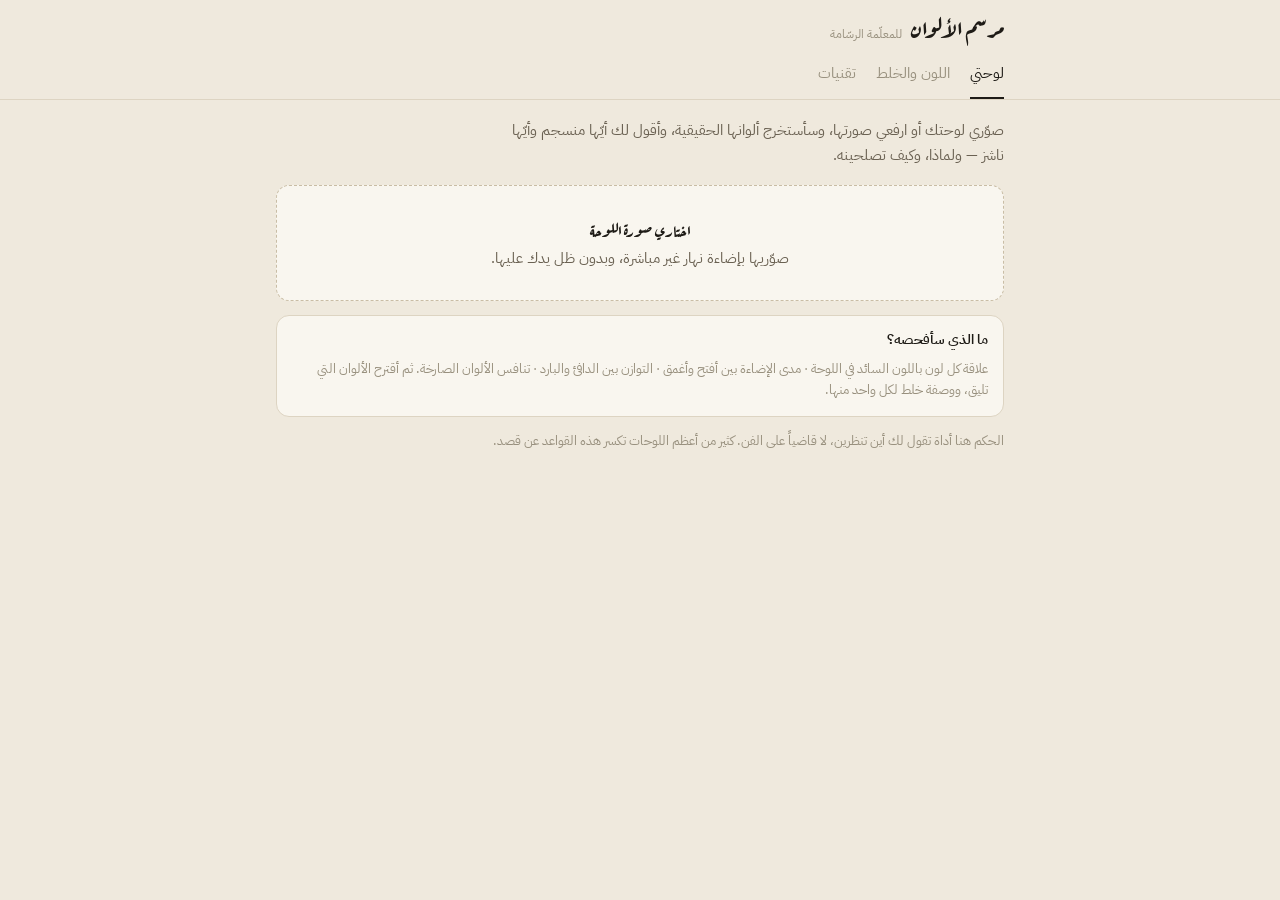
<file: rassam/index.html>
<!DOCTYPE html>
<html lang="ar" dir="rtl">
<head>
<meta charset="UTF-8">
<meta name="viewport" content="width=device-width, initial-scale=1, viewport-fit=cover">
<meta name="description" content="مساعد ألوان للرسّامة: يستخرج ألوان اللوحة من صورتها، ويكشف اللون الناشز وسببه، ويعطي وصفة خلط لأي لون.">
<meta name="theme-color" content="#EFE9DD">
<meta name="apple-mobile-web-app-capable" content="yes">
<meta name="apple-mobile-web-app-status-bar-style" content="default">
<meta name="apple-mobile-web-app-title" content="مرسم الألوان">
<title>مرسم الألوان</title>
<link rel="manifest" href="manifest.webmanifest">
<link rel="apple-touch-icon" href="icon.png">
<style>
:root{padding-top:env(safe-area-inset-top,0px);padding-bottom:env(safe-area-inset-bottom,0px)}
img{max-width:100%}
[hidden]{display:none!important}
</style>
</head>
<body>
<link rel="preconnect" href="https://fonts.googleapis.com">
<link rel="preconnect" href="https://fonts.gstatic.com" crossorigin>
<link rel="stylesheet" href="https://fonts.googleapis.com/css2?family=Aref+Ruqaa:wght@400;700&family=IBM+Plex+Sans+Arabic:wght@300;400;500;600&family=IBM+Plex+Mono:wght@400;500&display=swap">
<style>
:root{
  --canvas:#EFE9DD;
  --card:#F9F6EF;
  --ink:#1E1B16;
  --ink-2:#6A6152;
  --ink-3:#98907E;
  --line:#DDD4C2;
  --line-2:#C9BDA5;
  --good:#3E7C5B;
  --warn:#B4763A;
  --bad:#A8412F;
  --radius:13px;
  --f-calli:"Aref Ruqaa",Georgia,serif;
  --f-body:"IBM Plex Sans Arabic",system-ui,sans-serif;
  --f-mono:"IBM Plex Mono",ui-monospace,monospace;
}
@media (prefers-color-scheme: dark){
  :root:not([data-theme="light"]){
    --canvas:#151310;
    --card:#1F1C17;
    --ink:#F0EADD;
    --ink-2:#A79D8A;
    --ink-3:#7A7263;
    --line:#2D2922;
    --line-2:#3E382E;
    --good:#6FBE92;
    --warn:#D9A15F;
    --bad:#E0765F;
  }
}
:root[data-theme="dark"]{
  --canvas:#151310;
  --card:#1F1C17;
  --ink:#F0EADD;
  --ink-2:#A79D8A;
  --ink-3:#7A7263;
  --line:#2D2922;
  --line-2:#3E382E;
  --good:#6FBE92;
  --warn:#D9A15F;
  --bad:#E0765F;
}

*{box-sizing:border-box}
html{direction:rtl}
body{
  margin:0;background:var(--canvas);color:var(--ink);
  font-family:var(--f-body);font-size:15px;line-height:1.65;
  -webkit-text-size-adjust:100%;-webkit-tap-highlight-color:transparent;
}
h1,h2,h3{margin:0;line-height:1.35;text-wrap:balance}
h1,h2{font-family:var(--f-calli);font-weight:700}
h3{font-family:var(--f-body);font-weight:600;font-size:14px}
p{margin:0}
button{font:inherit;color:inherit;background:none;border:0;padding:0;cursor:pointer}
:focus-visible{outline:2px solid var(--ink);outline-offset:2px;border-radius:6px}
.mono{font-family:var(--f-mono);font-variant-numeric:tabular-nums;direction:ltr;unicode-bidi:isolate}

header.app{
  position:sticky;top:env(safe-area-inset-top,0px);z-index:40;
  background:color-mix(in srgb,var(--canvas) 90%,transparent);
  backdrop-filter:blur(14px);border-bottom:1px solid var(--line);
}
.headwrap{max-width:760px;margin:0 auto;padding:12px 16px 0}
.brand{display:flex;align-items:baseline;gap:9px}
.brand h1{font-size:23px}
.brand span{font-size:11.5px;color:var(--ink-3)}
nav.tabs{display:flex;gap:20px;margin-top:8px;overflow-x:auto;scrollbar-width:none}
nav.tabs::-webkit-scrollbar{display:none}
nav.tabs button{padding:9px 0 11px;font-size:14.5px;color:var(--ink-3);border-bottom:2px solid transparent;white-space:nowrap}
nav.tabs button[aria-selected="true"]{color:var(--ink);border-bottom-color:var(--ink)}
main{max-width:760px;margin:0 auto;padding:18px 16px 64px}
.lede{color:var(--ink-2);font-size:14.5px;line-height:1.7;max-width:56ch;margin-bottom:18px}

.panel{background:var(--card);border:1px solid var(--line);border-radius:var(--radius);padding:15px;margin-bottom:13px}
.panel h3{margin-bottom:9px}
.note{color:var(--ink-3);font-size:12.5px;line-height:1.65}
.eyebrow{font-size:11.5px;color:var(--ink-3);letter-spacing:.07em;margin:22px 0 8px}

/* ── رفع الصورة ── */
.drop{
  display:block;width:100%;border:1.5px dashed var(--line-2);border-radius:var(--radius);
  padding:30px 20px;text-align:center;color:var(--ink-2);font-size:14.5px;background:var(--card);
}
.drop b{display:block;font-size:16px;color:var(--ink);margin-bottom:4px;font-family:var(--f-calli);font-weight:700}
.stage{position:relative;border-radius:var(--radius);overflow:hidden;border:1px solid var(--line);background:var(--card)}
.stage canvas{display:block;width:100%;cursor:crosshair}
.dot{position:absolute;width:26px;height:26px;border-radius:50%;border:2.5px solid #fff;
  box-shadow:0 0 0 1.5px rgba(0,0,0,.45), 0 2px 6px rgba(0,0,0,.4);transform:translate(50%,-50%);pointer-events:none}

/* ── لوحة الألوان المستخرجة ── */
.palette{display:flex;border-radius:var(--radius);overflow:hidden;border:1px solid var(--line);height:74px}
.palette button{flex:var(--w,1);position:relative;transition:flex .3s ease}
.palette button span{
  position:absolute;bottom:5px;right:0;left:0;text-align:center;font-family:var(--f-mono);
  font-size:8.5px;letter-spacing:-.03em;
}
.swatchrow{display:flex;gap:9px;flex-wrap:wrap}
.sw{width:54px;text-align:center}
.sw i{display:block;height:54px;border-radius:10px;border:1px solid rgba(0,0,0,.12)}
.sw small{display:block;font-size:9px;color:var(--ink-3);font-family:var(--f-mono);margin-top:3px}
.sw em{display:block;font-style:normal;font-size:10.5px;color:var(--ink-2);line-height:1.35;margin-top:1px}

/* ── الحكم ── */
.verdict{display:flex;align-items:center;gap:13px;padding:14px 15px;border-radius:var(--radius);border:1px solid var(--line);background:var(--card);margin-bottom:13px}
.score{width:56px;height:56px;border-radius:50%;flex:none;display:grid;place-items:center;
  font-family:var(--f-mono);font-size:19px;font-weight:500;border:2.5px solid currentColor}
.verdict .txt strong{display:block;font-family:var(--f-calli);font-weight:700;font-size:17px}
.verdict .txt p{color:var(--ink-2);font-size:13px}
.finding{display:flex;gap:12px;padding:13px 0;border-bottom:1px solid var(--line)}
.finding:last-child{border-bottom:0;padding-bottom:0}
.finding .mark{width:44px;flex:none}
.finding .mark i{display:block;height:44px;border-radius:9px;border:1px solid rgba(0,0,0,.12)}
.finding .mark small{display:block;text-align:center;font-size:8.5px;font-family:var(--f-mono);color:var(--ink-3);margin-top:3px}
.finding .body strong{display:block;font-size:14px;font-weight:600;margin-bottom:2px}
.finding .body p{color:var(--ink-2);font-size:13.5px}
.tag{display:inline-block;font-size:11px;padding:1px 9px;border-radius:999px;border:1px solid currentColor;margin-inline-start:6px}
.fix{display:flex;align-items:center;gap:9px;margin-top:8px;padding:8px 10px;border-radius:9px;background:var(--canvas);border:1px solid var(--line)}
.fix i{width:26px;height:26px;border-radius:7px;flex:none;border:1px solid rgba(0,0,0,.12)}
.fix p{font-size:12.5px;color:var(--ink-2)}

/* ── أدوات ── */
.wheel{display:grid;grid-template-columns:repeat(auto-fill,minmax(46px,1fr));gap:7px}
.wheel button{aspect-ratio:1;border-radius:9px;border:1px solid rgba(0,0,0,.12)}
.wheel button[aria-pressed="true"]{outline:2.5px solid var(--ink);outline-offset:2px}
.sliders label{display:block;font-size:12.5px;color:var(--ink-2);margin-bottom:2px}
.sliders input[type=range]{width:100%;accent-color:var(--ink);margin-bottom:10px}
.mixout{display:flex;gap:12px;align-items:center;margin-bottom:12px}
.mixout .cmp{display:flex;border-radius:11px;overflow:hidden;border:1px solid var(--line);flex:none}
.mixout .cmp i{width:52px;height:52px;display:block}
.recipe{display:flex;flex-direction:column;gap:7px}
.recipe .part{display:flex;align-items:center;gap:9px}
.recipe .part i{width:22px;height:22px;border-radius:6px;flex:none;border:1px solid rgba(0,0,0,.14)}
.recipe .part b{font-weight:600;font-size:13.5px;min-width:0;flex:1}
.recipe .part .bar{height:7px;border-radius:99px;background:var(--line);width:96px;flex:none;overflow:hidden}
.recipe .part .bar span{display:block;height:100%;background:var(--ink)}
.recipe .part .pct{font-family:var(--f-mono);font-size:12px;color:var(--ink-2);width:40px;text-align:left}
.schemes{display:flex;gap:7px;overflow-x:auto;scrollbar-width:none;margin-bottom:12px}
.schemes::-webkit-scrollbar{display:none}
.schemes button{border:1px solid var(--line-2);border-radius:999px;padding:5px 13px;font-size:12.5px;color:var(--ink-2);white-space:nowrap}
.schemes button[aria-pressed="true"]{background:var(--ink);border-color:var(--ink);color:var(--canvas)}
.tech .item{padding:12px 0;border-bottom:1px solid var(--line)}
.tech .item:last-child{border-bottom:0}
.tech .item strong{display:block;font-size:14px;font-weight:600;margin-bottom:2px}
.tech .item p{color:var(--ink-2);font-size:13.5px}
.btn{display:block;width:100%;border-radius:11px;padding:12px;text-align:center;font-size:14px;
  border:1px solid var(--ink);background:var(--ink);color:var(--canvas)}
.btn.ghost{background:transparent;color:var(--ink);border-color:var(--line-2)}
@media (prefers-reduced-motion: reduce){*{transition:none!important}}
</style>

<header class="app">
  <div class="headwrap">
    <div class="brand">
      <h1>مرسم الألوان</h1>
      <span>للمعلّمة الرسّامة</span>
    </div>
    <nav class="tabs" role="tablist">
      <button role="tab" data-tab="art" aria-selected="true">لوحتي</button>
      <button role="tab" data-tab="mix" aria-selected="false">اللون والخلط</button>
      <button role="tab" data-tab="tech" aria-selected="false">تقنيات</button>
    </nav>
  </div>
</header>
<main>
  <section id="tab-art"></section>
  <section id="tab-mix" hidden></section>
  <section id="tab-tech" hidden></section>
</main>

<script>
/* ═══════ حساب الألوان ═══════ */
const clamp = (v,a,b) => Math.min(b, Math.max(a, v));
const hex2rgb = h => { const v = parseInt(h.replace("#",""),16); return [(v>>16)&255,(v>>8)&255,v&255]; };
const rgb2hex = ([r,g,b]) => "#" + [r,g,b].map(n => clamp(Math.round(n),0,255).toString(16).padStart(2,"0")).join("").toUpperCase();
const lin = c => { c/=255; return c <= .04045 ? c/12.92 : Math.pow((c+.055)/1.055, 2.4); };
const unlin = c => 255 * (c <= .0031308 ? 12.92*c : 1.055*Math.pow(c, 1/2.4) - .055);

function rgb2lab([r,g,b]){
  const R=lin(r), G=lin(g), B=lin(b);
  const x=(.4124*R+.3576*G+.1805*B)/.95047, y=.2126*R+.7152*G+.0722*B, z=(.0193*R+.1192*G+.9505*B)/1.08883;
  const f = t => t > .008856 ? Math.cbrt(t) : 7.787*t + 16/116;
  const fx=f(x), fy=f(y), fz=f(z);
  return [116*fy-16, 500*(fx-fy), 200*(fy-fz)];
}
function lab2rgb([L,a,bb]){
  const fy=(L+16)/116, fx=fy+a/500, fz=fy-bb/200;
  const inv = t => t*t*t > .008856 ? t*t*t : (t - 16/116)/7.787;
  const x=inv(fx)*.95047, y=inv(fy), z=inv(fz)*1.08883;
  const R= 3.2406*x -1.5372*y -0.4986*z, G= -0.9689*x +1.8758*y +0.0415*z, B= 0.0557*x -0.2040*y +1.0570*z;
  return [unlin(clamp(R,0,1)), unlin(clamp(G,0,1)), unlin(clamp(B,0,1))].map(Math.round);
}
const lab2lch = ([L,a,b]) => [L, Math.hypot(a,b), (Math.atan2(b,a)*180/Math.PI + 360) % 360];
const lch2lab = ([L,C,H]) => [L, C*Math.cos(H*Math.PI/180), C*Math.sin(H*Math.PI/180)];
const lchOf = rgb => lab2lch(rgb2lab(rgb));
const rgbOfLch = lch => lab2rgb(lch2lab(lch));
const dE = (a,b) => Math.hypot(a[0]-b[0], a[1]-b[1], a[2]-b[2]);
const hueDist = (a,b) => { let d = Math.abs(a-b) % 360; return d > 180 ? 360-d : d; };

/* اسم اللون بالعربي من موقعه في دائرة الألوان */
function colorName(rgb){
  const [L,C,H] = lchOf(rgb);
  if (C < 7) return L > 82 ? "أبيض مائل" : L > 55 ? "رمادي فاتح" : L > 28 ? "رمادي" : "أسود مائل";
  const fam =
    H < 15  ? "قرمزي"   : H < 40  ? "أحمر"    : H < 58  ? "برتقالي" : H < 78  ? "أصفر ذهبي" :
    H < 100 ? "أصفر"    : H < 130 ? "أخضر مصفر" : H < 165 ? "أخضر"  : H < 195 ? "أخضر مزرق" :
    H < 225 ? "فيروزي"  : H < 260 ? "سماوي"   : H < 290 ? "أزرق"    : H < 320 ? "بنفسجي" :
    H < 345 ? "أرجواني" : "وردي";
  const light = L > 78 ? "فاتح جداً " : L > 60 ? "فاتح " : L < 25 ? "غامق جداً " : L < 42 ? "غامق " : "";
  const sat   = C < 20 ? "مغبّر " : C > 65 ? "صريح " : "";
  return (light + sat + fam).trim();
}
const isWarm = H => (H < 110 || H > 320);

/* ═══════ استخراج ألوان اللوحة (k-means في فضاء Lab) ═══════ */
function extractPalette(ctx, w, h, k = 6){
  const data = ctx.getImageData(0, 0, w, h).data;
  const pts = [];
  const stride = Math.max(1, Math.floor(Math.sqrt(w*h / 9000)));
  for (let y = 0; y < h; y += stride)
    for (let x = 0; x < w; x += stride){
      const i = (y*w + x)*4;
      if (data[i+3] < 200) continue;
      pts.push(rgb2lab([data[i], data[i+1], data[i+2]]));
    }
  if (!pts.length) return [];

  // بذور متباعدة (k-means++ مبسّط) حتى لا تتكرر الألوان
  let cents = [pts[Math.floor(pts.length/2)]];
  while (cents.length < k){
    let best = null, bestD = -1;
    for (let i = 0; i < pts.length; i += 3){
      const d = Math.min(...cents.map(c => dE(c, pts[i])));
      if (d > bestD){ bestD = d; best = pts[i]; }
    }
    cents.push(best);
  }
  let groups = [];
  for (let it = 0; it < 12; it++){
    groups = cents.map(() => []);
    for (const p of pts){
      let bi = 0, bd = Infinity;
      cents.forEach((c, i) => { const d = dE(c, p); if (d < bd){ bd = d; bi = i; } });
      groups[bi].push(p);
    }
    cents = cents.map((c, i) => {
      const g = groups[i];
      if (!g.length) return c;
      return [0,1,2].map(j => g.reduce((s,p) => s + p[j], 0) / g.length);
    });
  }
  return cents.map((c, i) => {
      const rgb = lab2rgb(c);
      return { rgb, hex: rgb2hex(rgb), lab: c, lch: lab2lch(c), share: groups[i].length / pts.length };
    })
    .filter(c => c.share > .012)
    .sort((a,b) => b.share - a.share);
}

/* ═══════ تحليل الانسجام ═══════ */
function analyze(palette){
  const chromatic = palette.filter(c => c.lch[1] > 9);
  const findings = [];
  let score = 100;

  if (chromatic.length < 2){
    return { score: 88, dominant: palette[0]?.lch[2] ?? 0, findings: [{
      kind:"good", color: palette[0], title:"لوحة أحادية",
      text:"كل الألوان من عائلة واحدة أو محايدة، وهذا انسجام مضمون. خطرها الوحيد أن تبدو مسطّحة — عالجيها بفرق واضح بين الفاتح والغامق لا بلون جديد."
    }]};
  }

  // اللون السائد: متوسط دائري موزون بالمساحة ونقاء اللون
  let sx = 0, sy = 0;
  chromatic.forEach(c => {
    const w = c.share * Math.min(c.lch[1], 60);
    sx += Math.cos(c.lch[2]*Math.PI/180)*w;
    sy += Math.sin(c.lch[2]*Math.PI/180)*w;
  });
  const dominant = (Math.atan2(sy, sx)*180/Math.PI + 360) % 360;

  chromatic.forEach(c => {
    const d = hueDist(c.lch[2], dominant);
    const weight = c.share, strong = c.lch[1] > 45;
    let rel, kind, text;

    if (d <= 34){ rel = "متجانس"; kind = "good";
      text = "من عائلة اللون السائد نفسه، فيذوب في اللوحة ويشدّها لبعضها."; }
    else if (d >= 148){ rel = "مكمّل"; kind = "good";
      text = "مقابل اللون السائد في دائرة الألوان — هذا أقوى تضاد ممكن، وهو صحيح ما دام مساحته صغيرة."; }
    else if (d >= 100){ rel = "ثلاثي"; kind = "good";
      text = "علاقة ثلاثية متوازنة مع اللون السائد؛ حيوية دون تنافر."; }
    else if (d >= 60){ rel = "مكمّل منقسم"; kind = "ok";
      text = "علاقة مقبولة لكنها متوترة. اخفضي نقاءه قليلاً ليجلس بهدوء بجانب اللون السائد."; }
    else { rel = "متنافر"; kind = "bad";
      text = `يبعد ${Math.round(d)}° عن اللون السائد — قريب بحيث يبدو محاولة فاشلة لمطابقته، وبعيد بحيث لا يُقرأ كتضاد مقصود. هذي المسافة تحديداً هي التي تجعل العين تشعر أن شيئاً غلط.`; }

    if (kind === "bad") score -= (strong ? 26 : 16) * Math.min(1, weight*4 + .45);
    if (kind === "ok")  score -= 7 * Math.min(1, weight*4 + .4);

    findings.push({ kind, color: c, rel, title: colorName(c.rgb), text,
      share: c.share, fix: kind === "bad" || kind === "ok" ? fixFor(c, dominant) : null });
  });

  // مدى الإضاءة
  const Ls = palette.map(c => c.lch[0]);
  const range = Math.max(...Ls) - Math.min(...Ls);
  if (range < 34){
    score -= 14;
    findings.push({ kind:"bad", title:"اللوحة بلا مدى إضاءة", text:
      `الفرق بين أفتح لون وأغمق لون ${Math.round(range)} درجة فقط من ١٠٠. المشكلة هنا ليست في اللون بل في القيمة: اللوحة ستبدو ضبابية من بعيد مهما كانت ألوانها جميلة. أضيفي غامقاً حقيقياً وفاتحاً حقيقياً.` });
  } else if (range > 78){
    findings.push({ kind:"good", title:"مدى إضاءة ممتاز", text:
      `الفرق بين أفتح وأغمق ${Math.round(range)} درجة — اللوحة ستُقرأ بوضوح حتى من بعيد أو بالأبيض والأسود.` });
  }

  // الحرارة
  const warm = chromatic.filter(c => isWarm(c.lch[2])).reduce((s,c) => s + c.share, 0);
  const cool = chromatic.reduce((s,c) => s + c.share, 0) - warm;
  if (warm > 0 && cool > 0 && Math.min(warm, cool)/(warm+cool) > .12){
    findings.push({ kind:"good", title:"توازن حراري", text:
      "فيها دافئ وبارد معاً، وهذا ما يعطي اللوحة عمقاً: الدافئ يتقدّم نحو الناظر والبارد يتراجع للخلف." });
  } else {
    const all = warm > cool ? "دافئة" : "باردة";
    const opp = warm > cool ? "باردة" : "دافئة";
    score -= 8;
    findings.push({ kind:"ok", title:`كل الألوان ${all}`, text:
      `لوحة ${all} بالكامل تبدو مسطّحة لأن لا شيء يتراجع للخلف. لمسة ${opp} صغيرة في الظل أو في الخلفية تفتح العمق فوراً.` });
  }

  // صخب الألوان
  const loud = chromatic.filter(c => c.lch[1] > 62);
  if (loud.length >= 3){
    score -= 10;
    findings.push({ kind:"ok", title:"كل الألوان صارخة", text:
      `${loud.length} ألوان بنقاء عالٍ تتنافس على الانتباه، فلا يفوز أحد. اختاري لوناً واحداً بطلاً واكسري نقاء البقية بلمسة من مكمّلها.` });
  }

  return { score: Math.round(clamp(score, 20, 100)), dominant, findings };
}

/* اقتراح تصحيح للون الناشز */
function fixFor(c, dominant){
  const [L, C, H] = c.lch;
  // خيار ١: انقليه لأقرب علاقة صحيحة (متجانس أو مكمّل)
  const targets = [dominant, (dominant+180)%360, (dominant+30)%360, (dominant-30+360)%360];
  let best = targets[0], bd = 999;
  targets.forEach(t => { const d = hueDist(H, t); if (d < bd){ bd = d; best = t; } });
  const moved = rgbOfLch([L, C, best]);
  // خيار ٢: اكسري نقاءه فقط
  const muted = rgbOfLch([L, C*0.45, H]);
  return {
    moved: { rgb: moved, hex: rgb2hex(moved),
      text: `حرّكيه ${Math.round(bd)}° نحو ${colorName(rgbOfLch([L, Math.max(C,40), best]))} — يصير على علاقة واضحة بباقي اللوحة بدل أن يبدو غلطة.` },
    muted: { rgb: muted, hex: rgb2hex(muted),
      text: "أو أبقي اللون واكسري حدّته بلمسة من مكمّله — يهدأ ويجلس في مكانه دون أن تفقديه." }
  };
}

/* الألوان التي تليق: اقتراحات مبنية على اللون السائد */
function suggestions(palette, dominant){
  // نبني الاقتراحات على متوسط اللوحة الملوّن، لا على أكبر مساحة (قد تكون ظلاً غامقاً)
  const chrom = palette.filter(c => c.lch[1] > 9);
  const base = chrom.length ? chrom : palette;
  const wsum = base.reduce((s,c) => s + c.share, 0) || 1;
  const L = clamp(base.reduce((s,c) => s + c.lch[0]*c.share, 0)/wsum, 38, 70);
  const C = clamp(base.reduce((s,c) => s + c.lch[1]*c.share, 0)/wsum, 22, 58);
  const mk = (lch, role, why) => { const rgb = rgbOfLch(lch); return { rgb, hex: rgb2hex(rgb), role, why, name: colorName(rgb) }; };
  return [
    mk([clamp(L+8,30,85), C*0.85, (dominant+32)%360], "مساحة كبيرة",
       "من عائلة اللون السائد، يوسّع اللوحة دون أن يضيف صوتاً جديداً."),
    mk([clamp(L-6,20,80), C*1.05, (dominant+180)%360], "لمسة صغيرة",
       "مكمّل اللون السائد. لا تتجاوزي به عُشر مساحة اللوحة وإلا انقسمت اللوحة إلى نصفين متنازعين."),
    mk([clamp(L-28,12,45), C*0.5, (dominant+205)%360], "الظلال",
       "الظل ليس أسود: ظل بارد مكسور يعطي عمقاً حقيقياً، والأسود الجاهز يقتل اللوحة."),
    mk([clamp(L+26,60,94), C*0.22, (dominant+12)%360], "الإضاءة",
       "أفتح لون في اللوحة، مصبوغ بلمسة من اللون السائد حتى لا يبدو أبيض العلبة دخيلاً.")
  ];
}

/* ═══════ وصفة الخلط ═══════ */
const PIGMENTS = [
  { n:"أبيض تيتانيوم",       hex:"#F6F4EE" },
  { n:"أصفر ليمون",          hex:"#EDDC3C" },
  { n:"أصفر كادميوم",        hex:"#F5A623" },
  { n:"أحمر كادميوم",        hex:"#D93A2B" },
  { n:"قرمزي (ماجنتا)",      hex:"#B5245C" },
  { n:"أزرق ألترامارين",     hex:"#28387E" },
  { n:"أزرق سماوي (سيان)",   hex:"#1690C4" },
  { n:"أخضر فثالو",          hex:"#0B7A5C" },
  { n:"بني محروق",           hex:"#8A4423" },
  { n:"أسود عاجي",           hex:"#22201C" }
].map(p => ({ ...p, refl: hex2rgb(p.hex).map(v => clamp(lin(v), .012, .985)) }));

/* خلط الدهان طرحي: نضرب انعكاس كل صبغة مرفوعاً لنسبته (تقريب كوبيلكا-مونك المبسّط) */
function mixPigments(parts){
  const refl = [0,1,2].map(j => parts.reduce((prod, p) => prod * Math.pow(PIGMENTS[p.i].refl[j], p.w), 1));
  return refl.map(v => Math.round(unlin(clamp(v, 0, 1))));
}

function findRecipe(targetRgb){
  const target = rgb2lab(targetRgb);
  let best = null;
  const test = parts => {
    const rgb = mixPigments(parts);
    const d = dE(rgb2lab(rgb), target);
    if (!best || d < best.delta) best = { parts: parts.map(p => ({...p})), rgb, hex: rgb2hex(rgb), delta: d };
  };
  const n = PIGMENTS.length;
  for (let i = 0; i < n; i++){
    test([{i:i, w:1}]);
    for (let j = i+1; j < n; j++){
      for (let a = 1; a <= 19; a++) test([{i:i, w:a/20}, {i:j, w:1-a/20}]);
      for (let k = j+1; k < n; k++)
        for (let a = 1; a <= 8; a++)
          for (let b = 1; b <= 9-a; b++)
            test([{i:i, w:a/10}, {i:j, w:b/10}, {i:k, w:(10-a-b)/10}]);
    }
  }
  best.parts.sort((x,y) => y.w - x.w);
  best.quality = best.delta < 4 ? "مطابق" : best.delta < 9 ? "قريب جداً" : best.delta < 16 ? "قريب" : "تقريبي";
  return best;
}
</script>

<script>
/* ═══════ حالة التطبيق ═══════ */
let tab = "art";
let art = null;            // { img, ctx, w, h, palette, report }
let picked = null;         // اللون الملتقط من اللوحة
let target = { L:58, C:45, H:25 };
let scheme = "complement";

const $ = id => document.getElementById(id);
const esc = s => String(s).replace(/[&<>"]/g, m => ({"&":"&amp;","<":"&lt;",">":"&gt;",'"':"&quot;"}[m]));
const pct = v => Math.round(v*100) + "٪";

/* ═══════ ١. تبويب اللوحة ═══════ */
function renderArt(){
  const el = $("tab-art");
  if (!art){
    el.innerHTML = `
      <p class="lede">صوّري لوحتك أو ارفعي صورتها، وسأستخرج ألوانها الحقيقية، وأقول لك أيّها منسجم وأيّها ناشز — ولماذا، وكيف تصلحينه.</p>
      <label class="drop" for="file">
        <b>اختاري صورة اللوحة</b>
        صوّريها بإضاءة نهار غير مباشرة، وبدون ظل يدك عليها.
        <input id="file" type="file" accept="image/*" hidden>
      </label>
      <div class="panel" style="margin-top:14px">
        <h3>ما الذي سأفحصه؟</h3>
        <p class="note">علاقة كل لون باللون السائد في اللوحة · مدى الإضاءة بين أفتح وأغمق · التوازن بين الدافئ والبارد · تنافس الألوان الصارخة. ثم أقترح الألوان التي تليق، ووصفة خلط لكل واحد منها.</p>
      </div>
      <p class="note" style="margin-top:14px">الحكم هنا أداة تقول لك أين تنظرين، لا قاضياً على الفن. كثير من أعظم اللوحات تكسر هذه القواعد عن قصد.</p>`;
    return;
  }

  const { palette, report } = art;
  const tone = report.score >= 80 ? "var(--good)" : report.score >= 60 ? "var(--warn)" : "var(--bad)";
  const head = report.score >= 80 ? "ألوان اللوحة منسجمة"
             : report.score >= 60 ? "منسجمة مع ملاحظات"
             : "فيها تنافر واضح";
  const bad = report.findings.filter(f => f.kind === "bad");

  el.innerHTML = `
    <div class="stage" id="stage"></div>
    <p class="note" style="margin:8px 0 18px">اضغطي على أي نقطة في اللوحة لتعرفي اسم لونها ووصفة خلطه.</p>

    <p class="eyebrow">ألوان اللوحة ومساحة كل واحد</p>
    <div class="palette">${palette.map(c =>
      `<button data-hex="${c.hex}" style="--w:${Math.max(c.share,.05)};background:${c.hex}">
        <span style="color:${c.lch[0] > 60 ? "rgba(0,0,0,.6)" : "rgba(255,255,255,.85)"}">${pct(c.share)}</span>
      </button>`).join("")}</div>

    <p class="eyebrow">الحكم</p>
    <div class="verdict">
      <span class="score" style="color:${tone}">${report.score}</span>
      <span class="txt"><strong>${head}</strong>
        <p>${bad.length ? `الخلل الأساسي: ${esc(bad[0].title)}` : "لا يوجد لون ناشز واضح."}</p></span>
    </div>

    <div class="panel">${report.findings.map(findingHTML).join("")}</div>

    <p class="eyebrow">ألوان تليق على لوحتك</p>
    <div class="panel">${suggestions(palette, report.dominant).map(s => `
      <div class="finding">
        <span class="mark"><i style="background:${s.hex}"></i><small>${s.hex.slice(1)}</small></span>
        <span class="body">
          <strong>${esc(s.name)}<span class="tag" style="color:var(--ink-3)">${s.role}</span></strong>
          <p>${esc(s.why)}</p>
          <span class="fix"><button class="btn ghost" data-mix="${s.hex}" style="padding:6px 12px;width:auto;font-size:12.5px">وصفة خلطه</button></span>
        </span>
      </div>`).join("")}</div>

    <button class="btn ghost" id="again" style="margin-top:6px">صورة أخرى</button>
    <p class="note" style="margin-top:14px">الحكم أداة تقول لك أين تنظرين، لا قاضياً على الفن — والكسر المتعمّد للقاعدة قرار فني لا خطأ.</p>`;

  const stage = $("stage");
  stage.appendChild(art.canvas);
  palette.forEach(c => {
    if (!c.spot) return;
    const d = document.createElement("span");
    d.className = "dot";
    d.style.background = c.hex;
    d.style.right = (c.spot.x/art.w*100) + "%";
    d.style.top = (c.spot.y/art.h*100) + "%";
    stage.appendChild(d);
  });
}

function findingHTML(f){
  const tone = f.kind === "good" ? "var(--good)" : f.kind === "ok" ? "var(--warn)" : "var(--bad)";
  const word = f.kind === "good" ? "صح" : f.kind === "ok" ? "انتبهي" : "غلط";
  return `<div class="finding">
    ${f.color ? `<span class="mark"><i style="background:${f.color.hex}"></i><small>${pct(f.color.share)}</small></span>` : ""}
    <span class="body">
      <strong>${esc(f.title)}<span class="tag" style="color:${tone}">${word}${f.rel ? " · " + f.rel : ""}</span></strong>
      <p>${esc(f.text)}</p>
      ${f.fix ? `
        <span class="fix"><i style="background:${f.fix.moved.hex}"></i><p>${esc(f.fix.moved.text)}</p></span>
        <span class="fix"><i style="background:${f.fix.muted.hex}"></i><p>${esc(f.fix.muted.text)}</p></span>` : ""}
    </span>
  </div>`;
}

function loadImage(file){
  const img = new Image();
  img.onload = () => {
    const cv = document.createElement("canvas");
    const scale = Math.min(1, 900/Math.max(img.naturalWidth, img.naturalHeight));
    cv.width = Math.round(img.naturalWidth*scale);
    cv.height = Math.round(img.naturalHeight*scale);
    const ctx = cv.getContext("2d", { willReadFrequently:true });
    ctx.drawImage(img, 0, 0, cv.width, cv.height);
    const palette = extractPalette(ctx, cv.width, cv.height);
    locateSpots(ctx, cv.width, cv.height, palette);
    art = { canvas: cv, ctx, w: cv.width, h: cv.height, palette, report: analyze(palette) };
    cv.addEventListener("click", ev => {
      const b = cv.getBoundingClientRect();
      const x = Math.round((ev.clientX-b.left)*cv.width/b.width);
      const y = Math.round((ev.clientY-b.top)*cv.height/b.height);
      const d = ctx.getImageData(Math.max(0,x-2), Math.max(0,y-2), 5, 5).data;
      let R=0,G=0,B=0; const n = d.length/4;
      for (let i = 0; i < d.length; i += 4){ R+=d[i]; G+=d[i+1]; B+=d[i+2]; }
      openMix(rgb2hex([R/n, G/n, B/n]));
    });
    renderArt();
    window.scrollTo(0,0);
    URL.revokeObjectURL(img.src);
  };
  img.src = URL.createObjectURL(file);
}

/* أين يقع كل لون في اللوحة — لنضع نقطة فوقه */
function locateSpots(ctx, w, h, palette){
  const data = ctx.getImageData(0,0,w,h).data;
  const acc = palette.map(() => ({x:0, y:0, n:0}));
  const stride = Math.max(2, Math.floor(Math.sqrt(w*h/4000)));
  for (let y = 0; y < h; y += stride)
    for (let x = 0; x < w; x += stride){
      const i = (y*w+x)*4;
      const lab = rgb2lab([data[i], data[i+1], data[i+2]]);
      let bi = 0, bd = Infinity;
      palette.forEach((c, k) => { const d = dE(c.lab, lab); if (d < bd){ bd = d; bi = k; } });
      acc[bi].x += x; acc[bi].y += y; acc[bi].n++;
    }
  palette.forEach((c, i) => { if (acc[i].n) c.spot = { x: acc[i].x/acc[i].n, y: acc[i].y/acc[i].n }; });
}

/* ═══════ ٢. تبويب اللون والخلط ═══════ */
const SCHEMES = {
  analogous:  ["متجانس",       [-30, 30],        "ألوان متجاورة في دائرة الألوان. أهدأ انسجام وأسهله، ويصلح للخلفيات والأجواء."],
  complement: ["مكمّل",        [180],            "اللون ومقابله. أقوى تضاد — استخدمي أحدهما بمساحة كبيرة والآخر كلمسة."],
  split:      ["مكمّل منقسم",  [150, 210],       "قوة المكمّل بلا حدّته. أأمن خيار حين تريدين تضاداً دون صراخ."],
  triad:      ["ثلاثي",        [120, 240],       "ثلاثة ألوان متباعدة بالتساوي. حيوي ومتوازن، ويحتاج لوناً سائداً واضحاً."],
  mono:       ["أحادي",        [0],              "لون واحد بدرجات. أنيق ومضمون، وخطره أن يبدو مسطّحاً بلا فرق إضاءة."]
};

function mixCardHTML(){
  const rgb = rgbOfLch([target.L, target.C, target.H]);
  const hex = rgb2hex(rgb);
  const rec = findRecipe(rgb);
  return `<div class="mixout">
      <span class="cmp"><i style="background:${hex}"></i><i style="background:${rec.hex}"></i></span>
      <span>
        <strong style="font-family:var(--f-calli);font-size:19px">${esc(colorName(rgb))}</strong>
        <p class="note"><span class="mono">${hex}</span> · الخلطة تعطي <span class="mono">${rec.hex}</span> — نتيجة ${rec.quality}</p>
      </span>
    </div>
    <div class="recipe">${rec.parts.map(p => `
      <span class="part">
        <i style="background:${PIGMENTS[p.i].hex}"></i>
        <b>${esc(PIGMENTS[p.i].n)}</b>
        <span class="bar"><span style="width:${Math.round(p.w*100)}%"></span></span>
        <span class="pct">${Math.round(p.w*100)}٪</span>
      </span>`).join("")}</div>
    <p class="note" style="margin-top:10px">ابدئي باللون الأكبر نسبةً، ثم أضيفي الباقي قطرةً قطرة. الأبيض يُضاف أخيراً دائماً: إضافته سهلة وسحبها مستحيل.</p>`;
}

function mateCardHTML(){
  const rgb = rgbOfLch([target.L, target.C, target.H]);
  const hex = rgb2hex(rgb);
  const [sName, angles, sWhy] = SCHEMES[scheme];
  const mates = (scheme === "mono"
      ? [[target.L-26, target.C*.85, target.H], [target.L+24, target.C*.5, target.H]]
      : angles.map(a => [target.L, target.C, (target.H + a + 360) % 360]))
    .map(l => { const r = rgbOfLch([clamp(l[0],12,94), clamp(l[1],0,90), l[2]]); return { rgb:r, hex:rgb2hex(r) }; });
  return `<div class="swatchrow">
      <span class="sw"><i style="background:${hex}"></i><em>اللون</em><small>${hex.slice(1)}</small></span>
      ${mates.map(m => `<span class="sw"><i style="background:${m.hex}"></i><em>${esc(colorName(m.rgb))}</em><small>${m.hex.slice(1)}</small></span>`).join("")}
    </div>
    <p class="note" style="margin-top:11px">${esc(sWhy)}</p>`;
}

function renderMix(){
  $("tab-mix").innerHTML = `
    <p class="lede">لون ترينه ولا تعرفين كيف تستخرجينه؟ اضبطيه هنا أو التقطيه من لوحتك، وسأعطيك وصفة خلطه بالألوان التي في علبتك.</p>
    <div class="panel" id="mixcard">${mixCardHTML()}</div>
    <div class="panel sliders">
      <h3>اضبطي اللون</h3>
      <label for="sH" id="lH">درجة اللون — ${Math.round(target.H)}°</label>
      <input id="sH" type="range" min="0" max="359" value="${Math.round(target.H)}">
      <label for="sC" id="lC">النقاء — ${Math.round(target.C)}</label>
      <input id="sC" type="range" min="0" max="90" value="${Math.round(target.C)}">
      <label for="sL" id="lL">الإضاءة — ${Math.round(target.L)}</label>
      <input id="sL" type="range" min="10" max="95" value="${Math.round(target.L)}">
      ${art ? `<p class="note" style="margin-top:4px">أو اضغطي على أي نقطة في لوحتك من تبويب «لوحتي».</p>` : ""}
    </div>
    <p class="eyebrow">ألوان تليق معه</p>
    <div class="schemes" id="schemes">${Object.keys(SCHEMES).map(k =>
      `<button data-scheme="${k}" aria-pressed="${k===scheme}">${SCHEMES[k][0]}</button>`).join("")}</div>
    <div class="panel" id="matecard">${mateCardHTML()}</div>`;
}

/* تحديث النتائج فقط — لا نعيد بناء المزلاج أثناء سحبه */
let mixQueued = false;
function updateMix(){
  if (mixQueued) return;
  mixQueued = true;
  requestAnimationFrame(() => {
    mixQueued = false;
    if (!$("mixcard")) return;
    $("mixcard").innerHTML = mixCardHTML();
    $("matecard").innerHTML = mateCardHTML();
    $("lH").textContent = `درجة اللون — ${Math.round(target.H)}°`;
    $("lC").textContent = `النقاء — ${Math.round(target.C)}`;
    $("lL").textContent = `الإضاءة — ${Math.round(target.L)}`;
    document.querySelectorAll("#schemes button").forEach(b =>
      b.setAttribute("aria-pressed", b.dataset.scheme === scheme));
  });
}

function openMix(hex){
  const l = lchOf(hex2rgb(hex));
  target = { L:l[0], C:l[1], H:l[2] };
  tab = "mix"; renderAll(); window.scrollTo(0,0);
}

/* ═══════ ٣. تقنيات ═══════ */
const TECH = [
  ["قبل اللون: القيمة", [
    ["القيمة قبل اللون دائماً","اللوحة تنجح أو تفشل بفرق الفاتح والغامق، لا بجمال الألوان. صوّري لوحتك بالأبيض والأسود: إذا ضاعت الأشكال فالمشكلة في القيمة، ولن يصلحها أي لون."],
    ["ثلاث قيم تكفي","اقسمي اللوحة إلى فاتح ومتوسط وغامق، واجعلي لكل واحدة مساحتها الواضحة. الأخطاء غالباً من كثرة القيم المتوسطة المتشابهة."],
    ["الغامق الحقيقي","معظم المبتدئين لا يجرؤون على الغامق الكافي. أغمق نقطة في لوحتك يجب أن تكون غامقة فعلاً، وإلا بدت اللوحة باهتة."]
  ]],
  ["الخلط بلا وحل", [
    ["لماذا يصير اللون طينياً؟","لأنك خلطت ثلاثة ألوان أساسية معاً بنسب متقاربة. أي خلطة تحوي الأحمر والأصفر والأزرق بنِسب متقاربة تنتج رمادياً بنياً. اخلطي لونين فقط، والثالث قطرات."],
    ["اكسري اللون بمكمّله لا بالأسود","الأسود يقتل حياة اللون. لتهدئة الأحمر أضيفي ذرة أخضر، وللأزرق ذرة برتقالي. النتيجة رمادي حيّ فيه لون، لا رمادي ميت."],
    ["الأبيض يُضاف أخيراً","الأبيض يفتح اللون لكنه يبرّده ويقلّل نقاءه. اضبطي درجة اللون أولاً وهو غامق، ثم افتحيه."],
    ["اخلطي كمية أكبر مما تحتاجين","إعادة خلط الدرجة نفسها مرة ثانية شبه مستحيلة، وستظهر الفروق على الجدار واللوحة."]
  ]],
  ["الضوء والظل", [
    ["ضوء دافئ ⇦ ظل بارد","إذا كان الضوء أصفر دافئاً فالظل يميل للأزرق، والعكس صحيح. هذه القاعدة وحدها ترفع مستوى أي لوحة."],
    ["الظل ليس أسود","الظل هو لون الجسم نفسه أغمق وأبرد وأقل نقاءً. جرّبي الأزرق الألترامارين مع بني محروق بدل الأسود."],
    ["الانعكاس في الظل","الجزء المظلم يستقبل ضوءاً منعكساً من محيطه، فلا تجعليه مسطّحاً — لكن لا ترفعيه حتى ينافس الجزء المضيء."]
  ]],
  ["بناء اللوحة", [
    ["بطل واحد فقط","لون واحد أو منطقة واحدة تستحق الانتباه. إن نافسها لون آخر بنفس القوة انقسمت اللوحة وضاع الناظر."],
    ["قاعدة المساحات","لون سائد بمساحة كبيرة، ثانوي بمساحة أقل، ولمسة صغيرة من المكمّل. اللمسة الصغيرة هي التي تُحيي اللوحة — وتكبيرها يقتلها."],
    ["كرّري اللون في ثلاثة مواضع","أي لون يظهر مرة واحدة يبدو دخيلاً. كرّريه بكميات مختلفة في أماكن متباعدة ليصير جزءاً من اللوحة."],
    ["حواف حادة وحواف ذائبة","اجعلي الحواف حادة عند مركز الاهتمام فقط، وذوّبي البقية. الحواف كلها حادة تجعل اللوحة تصرخ."]
  ]],
  ["نصائح للتصوير والعرض", [
    ["صوّري في ضوء نهار غير مباشر","ضوء الشمس المباشر يحرق الفاتح، والإضاءة الصفراء تزيّف كل الألوان. الظل المفتوح قرب نافذة هو الأفضل."],
    ["انظري للوحتك في المرآة","المرآة تقلب اللوحة فترين أخطاء التكوين التي اعتادت عليها عينك فوراً."],
    ["ابتعدي ثلاثة أمتار","أغلب أخطاء اللون لا تُرى من مسافة الذراع. ابتعدي كل ربع ساعة ونصف عينيك."]
  ]]
];
function renderTech(){
  $("tab-tech").innerHTML = `
    <p class="lede">خلاصة عملية في اللون والقيمة — مرتّبة بالترتيب الذي تحتاجينه أثناء الرسم، لا بترتيب الكتب.</p>
    ${TECH.map(([t, items]) => `<div class="panel tech"><h3>${t}</h3>
      ${items.map(([a,b]) => `<div class="item"><strong>${a}</strong><p>${b}</p></div>`).join("")}</div>`).join("")}`;
}

/* ═══════ التنقل ═══════ */
function renderAll(){
  ["art","mix","tech"].forEach(t => $("tab-" + t).hidden = t !== tab);
  document.querySelectorAll("nav.tabs button").forEach(b => b.setAttribute("aria-selected", b.dataset.tab === tab));
  if (tab === "art") renderArt();
  if (tab === "mix") renderMix();
  if (tab === "tech") renderTech();
}

document.addEventListener("click", e => {
  const t = e.target.closest("[data-tab],[data-hex],[data-mix],[data-scheme],#again");
  if (!t) return;
  if (t.dataset.tab){ tab = t.dataset.tab; renderAll(); window.scrollTo(0,0); return; }
  if (t.dataset.hex){ openMix(t.dataset.hex); return; }
  if (t.dataset.mix){ openMix(t.dataset.mix); return; }
  if (t.dataset.scheme){ scheme = t.dataset.scheme; updateMix(); return; }
  if (t.id === "again"){ art = null; renderArt(); }
});

document.addEventListener("change", e => {
  if (e.target.id === "file" && e.target.files?.[0]) loadImage(e.target.files[0]);
});

document.addEventListener("input", e => {
  const map = { sH:"H", sC:"C", sL:"L" };
  if (map[e.target.id]){ target[map[e.target.id]] = +e.target.value; updateMix(); }
});

renderAll();
</script>


<script>
if ("serviceWorker" in navigator) {
  window.addEventListener("load", () => navigator.serviceWorker.register("sw.js").catch(() => {}));
}
</script>
</body>
</html>
</file>
